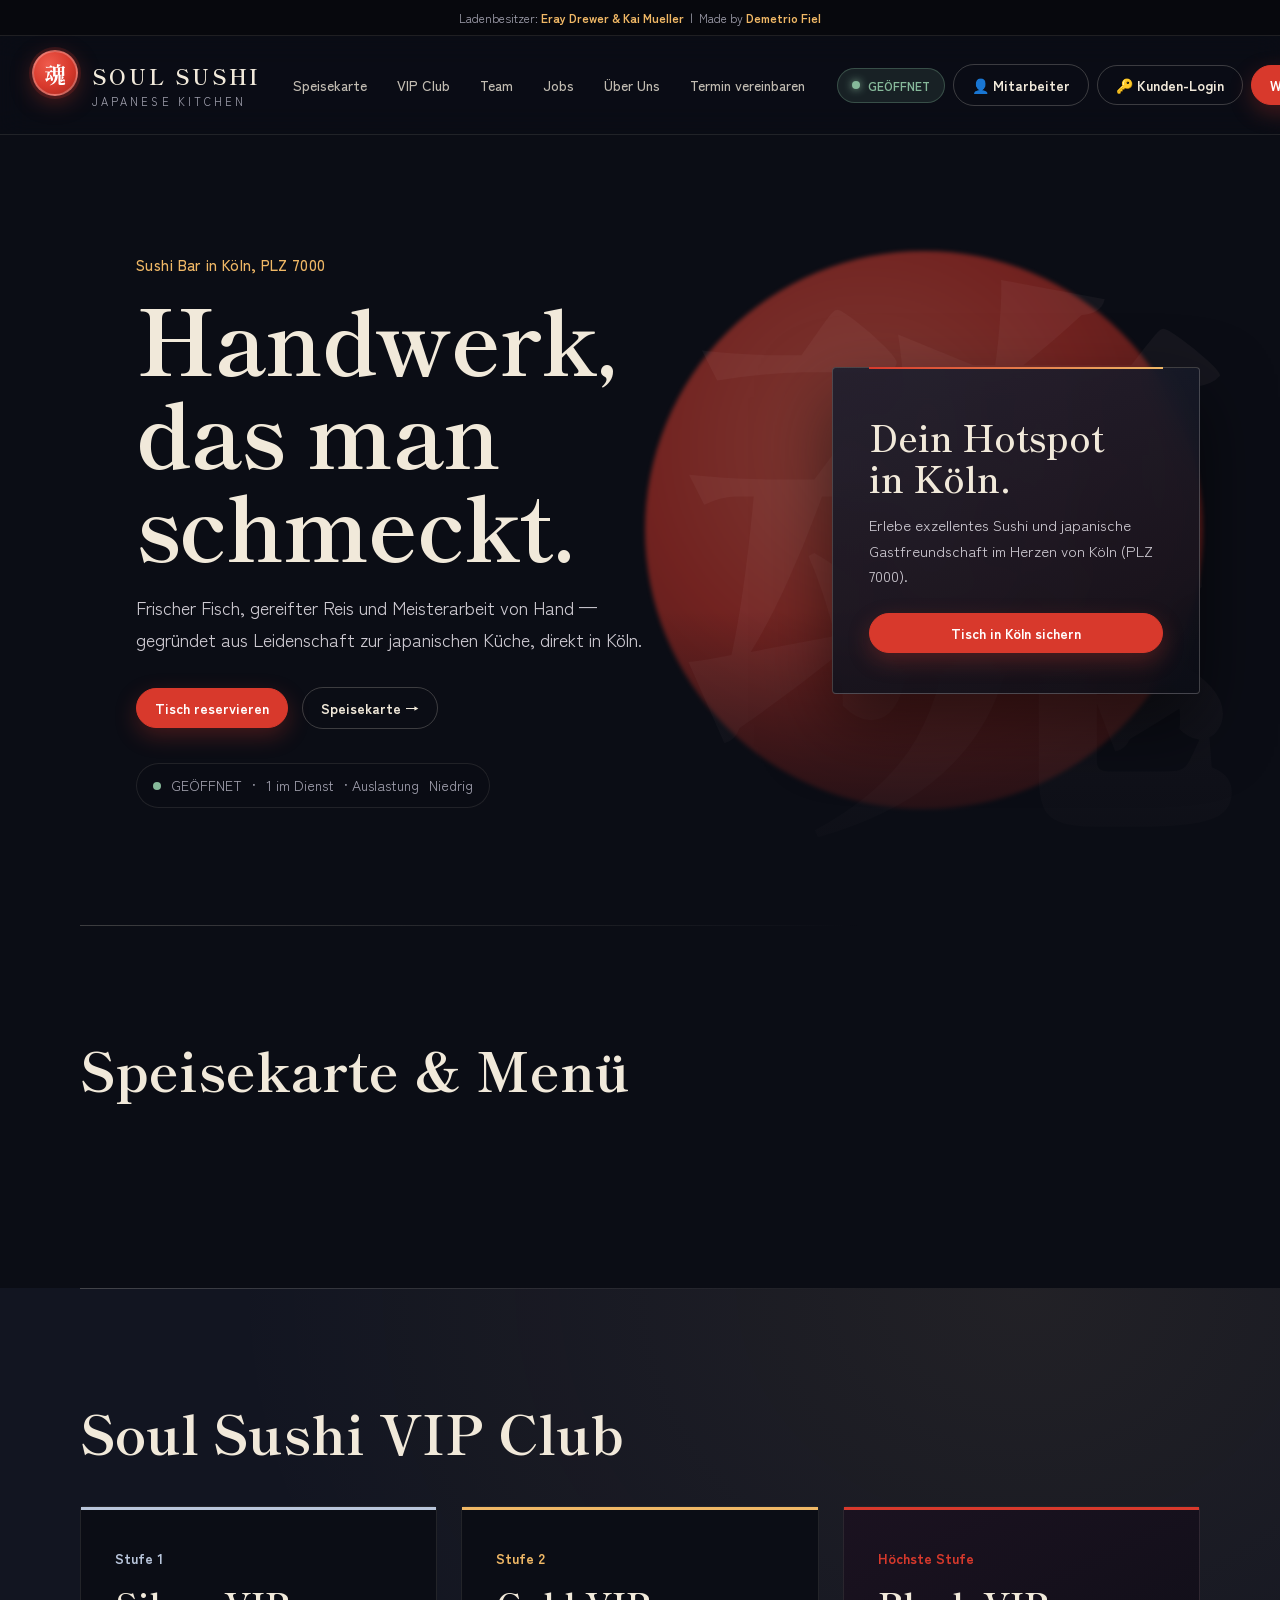
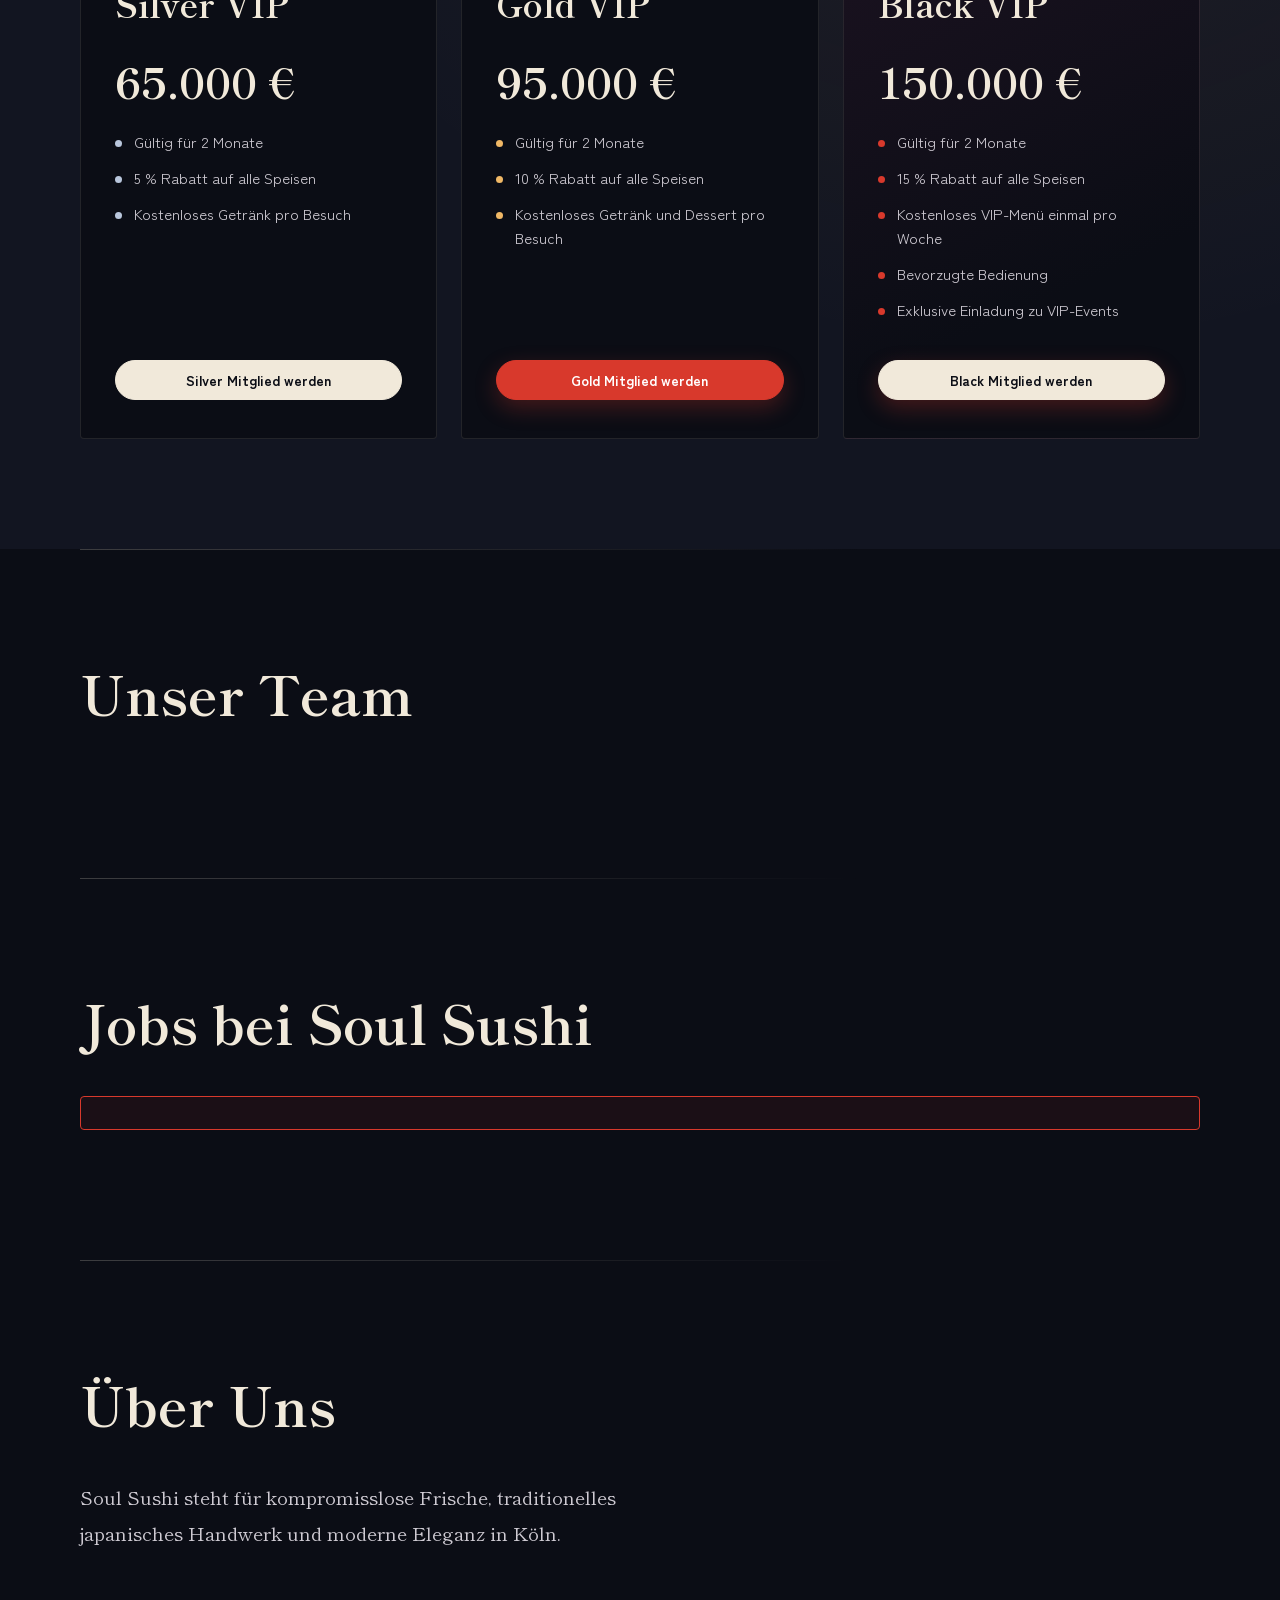
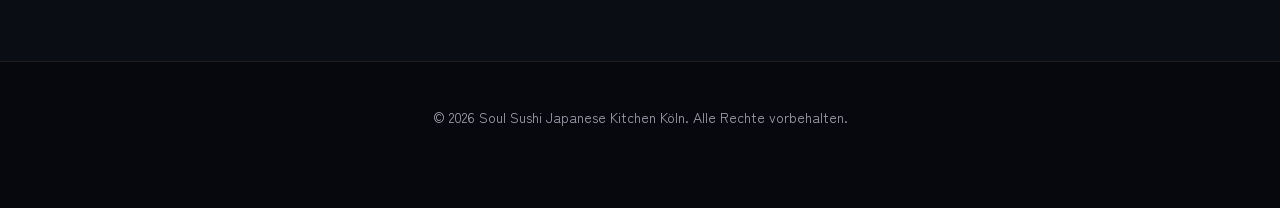
<file: index.html>
<!DOCTYPE html>
<html lang="de">
<head>
    <meta charset="UTF-8">
    <meta name="viewport" content="width=device-width, initial-scale=1.0">
    <title>SOUL SUSHI — Japanese Kitchen</title>
    <meta name="description" content="Soul Sushi Japanese Kitchen – Speisekarte, Tischreservierung, VIP Club und Jobs.">
    <meta name="theme-color" content="#07080d">
    <link rel="icon" href="data:image/svg+xml,%3Csvg xmlns=%27http://www.w3.org/2000/svg%27 viewBox=%270 0 100 100%27%3E%3Crect width=%27100%27 height=%27100%27 rx=%2722%27 fill=%27%23c82333%27/%3E%3Ctext x=%2750%27 y=%2770%27 font-size=%2765%27 text-anchor=%27middle%27 fill=%27%23f1e9da%27%3E魂%3C/text%3E%3C/svg%3E">
    <link rel="preconnect" href="https://fonts.googleapis.com">
    <link href="https://fonts.googleapis.com/css2?family=Shippori+Mincho:wght@500;600;700&family=Zen+Kaku+Gothic+New:wght@400;500;700&display=swap" rel="stylesheet">
    <link rel="stylesheet" href="style.css">
    <link rel="stylesheet" href="site.css">
</head>
<body>

    <!-- GANZ OBEN: Ladenbesitzer & Made by -->
    <div class="top-watermark-bar">
        Ladenbesitzer: <span>Eray Drewer & Kai Mueller</span> &nbsp;|&nbsp; Made by <span>Demetrio Fiel</span>
    </div>

    <header class="site-header">
        <div class="header-brand">
            <div class="emblem-badge"><span class="emblem-kanji">魂</span></div>
            <div class="brand-text">
                <h1>SOUL SUSHI</h1>
                <span>JAPANESE KITCHEN</span>
            </div>
        </div>

        <nav class="main-nav">
            <a href="#speisekarte" class="nav-link">Speisekarte</a>
            <a href="#vip" class="nav-link">VIP Club</a>
            <a href="#team" class="nav-link">Team</a>
            <a href="#jobs" class="nav-link">Jobs</a>
            <a href="#about" class="nav-link">Über Uns</a>
            <a href="#termin" class="nav-link" onclick="openAppointmentModal(event)">Termin vereinbaren</a>
        </nav>

        <div class="header-actions">
            <div id="shopStatusBadge" class="status-badge"><span class="status-dot"></span><span id="shopStatusText">GEÖFFNET</span></div>
            <a href="staff.html" class="btn-nav-outline">👤 Mitarbeiter</a>
            <button type="button" class="btn-nav-outline" onclick="openCustomerAuthModal()" id="customerNavBtn">🔑 Kunden-Login</button>
            <button type="button" class="btn-nav-outline" onclick="openReservationModal()">Tisch reservieren</button>
            <button type="button" class="btn-red" onclick="openCartModal()">Warenkorb (<span id="cartCount">0</span>)</button>
        </div>
    </header>

    <section class="hero-section">
        <div class="hero-kanji" aria-hidden="true">魂</div>
        <div id="embers" aria-hidden="true"></div>
        <div class="hero-content">
            <!-- HIER GEÄNDERT: Köln PLZ 7000 -->
            <span class="eyebrow-red">Sushi Bar in Köln, PLZ 7000</span>
            <h2 class="hero-title">Handwerk, <br>das man schmeckt.</h2>
            <p class="hero-desc">Frischer Fisch, gereifter Reis und Meisterarbeit von Hand — gegründet aus Leidenschaft zur japanischen Küche, direkt in Köln.</p>
            <div class="hero-buttons">
                <button type="button" class="btn-red" onclick="openReservationModal()">Tisch reservieren</button>
                <a href="#speisekarte" class="btn-nav-outline">Speisekarte →</a>
            </div>
            <div class="hero-status-bar"><span class="status-dot-green"></span><span id="heroStatusSpan">GEÖFFNET</span> · <span id="heroActiveStaff">1 im Dienst</span> · Auslastung <span id="heroWorkload">Niedrig</span></div>
        </div>
        <div class="hero-right-box">
            <h3>Dein Hotspot <br>in Köln.</h3>
            <p>Erlebe exzellentes Sushi und japanische Gastfreundschaft im Herzen von Köln (PLZ 7000).</p>
            <button type="button" class="btn-red full-width" onclick="openReservationModal()">Tisch in Köln sichern</button>
        </div>
    </section>

    <main>
        <section id="news" class="content-section" hidden>
            <div class="section-header">
                <h2>Neuigkeiten</h2>
            </div>
            <div id="newsGrid" class="news-grid"></div>
        </section>

        <section id="speisekarte" class="content-section">
            <div class="section-header">
                <h2>Speisekarte & Menü</h2>
            </div>
            <div id="menuTabsContainer" class="menu-tabs-row"></div>
            <div id="menuGridContainer" class="menu-grid"></div>
        </section>

        <!-- VIP CLUB BEREICH -->
        <section id="vip" class="content-section">
            <div class="section-header">
                <h2>Soul Sushi VIP Club</h2>
            </div>
            <div class="vip-grid">
                <div class="vip-card silver">
                    <div>
                        <span class="vip-tier-label">Stufe 1</span>
                        <h3>Silver VIP</h3>
                        <div class="vip-price">65.000 €</div>
                        <ul class="vip-features"><li>Gültig für 2 Monate</li><li>5 % Rabatt auf alle Speisen</li><li>Kostenloses Getränk pro Besuch</li></ul>
                    </div>
                    <button type="button" class="btn-white full-width" onclick="openVipApplyModal('Silver VIP')">Silver Mitglied werden</button>
                </div>
                <div class="vip-card gold">
                    <div>
                        <span class="vip-tier-label">Stufe 2</span>
                        <h3>Gold VIP</h3>
                        <div class="vip-price">95.000 €</div>
                        <ul class="vip-features"><li>Gültig für 2 Monate</li><li>10 % Rabatt auf alle Speisen</li><li>Kostenloses Getränk und Dessert pro Besuch</li></ul>
                    </div>
                    <button type="button" class="btn-red full-width" onclick="openVipApplyModal('Gold VIP')">Gold Mitglied werden</button>
                </div>
                <div class="vip-card black">
                    <div>
                        <span class="vip-tier-label">Höchste Stufe</span>
                        <h3>Black VIP</h3>
                        <div class="vip-price">150.000 €</div>
                        <ul class="vip-features"><li>Gültig für 2 Monate</li><li>15 % Rabatt auf alle Speisen</li><li>Kostenloses VIP-Menü einmal pro Woche</li><li>Bevorzugte Bedienung</li><li>Exklusive Einladung zu VIP-Events</li></ul>
                    </div>
                    <button type="button" class="btn-red full-width" style="background: var(--washi); color: var(--ink); border-color: var(--washi);" onclick="openVipApplyModal('Black VIP')">Black Mitglied werden</button>
                </div>
            </div>
        </section>

        <section id="team" class="content-section">
            <div class="section-header">
                <h2>Unser Team</h2>
            </div>
            <div id="teamGridContainer" class="teamlist-cards-grid"></div>
        </section>

        <section id="jobs" class="content-section">
            <div class="section-header">
                <h2>Jobs bei Soul Sushi</h2>
            </div>
            <div id="applyBanner" class="apply-banner closed"></div>
            <div id="jobsGrid" class="jobs-grid"></div>
        </section>

        <section id="about" class="content-section">
            <div class="section-header">
                <h2>Über Uns</h2>
            </div>
            <p>Soul Sushi steht für kompromisslose Frische, traditionelles japanisches Handwerk und moderne Eleganz in Köln.</p>
        </section>
    </main>

    <footer class="site-footer"><p>© 2026 Soul Sushi Japanese Kitchen Köln. Alle Rechte vorbehalten.</p></footer>

    <!-- KUNDEN LOGIN / REGISTRIERUNGS MODAL -->
    <div class="modal-backdrop" id="customerAuthModal">
        <div class="modal-box" style="max-width: 420px;">
            <h3 id="authModalTitle">Anmelden</h3>
            <div id="authErrorMsg" style="color: #c82333; font-size: 12px; margin-bottom: 10px; display: none;"></div>
            
            <form id="authForm" onsubmit="handleCustomerAuth(event)">
                <label class="field-label">BENUTZERNAME</label>
                <input type="text" id="authUsername" required placeholder="Dein Benutzername">
                
                <label class="field-label">PASSWORT</label>
                <input type="password" id="authPassword" required placeholder="••••••••">

                <div class="form-row" style="margin-top: 20px; flex-direction: column; gap: 10px;">
                    <button type="submit" class="btn-red full-width" id="authSubmitBtn">EINLOGGEN</button>
                    <button type="button" class="btn-nav-outline full-width" onclick="toggleAuthMode()" id="authSwitchBtn">Noch kein Konto? Hier registrieren</button>
                    <button type="button" class="btn-nav-outline full-width" onclick="closeCustomerAuthModal()">Abbrechen</button>
                </div>
            </form>
        </div>
    </div>

    <!-- KUNDEN PROFIL DASHBOARD MODAL -->
    <div class="modal-backdrop" id="customerProfileModal">
        <div class="modal-box" style="max-width: 480px;">
            <button type="button" class="profile-close-btn" onclick="closeCustomerAuthModal()" aria-label="Profil schließen" title="Schließen">&times;</button>
            <h3 id="profileUsernameTitle">Willkommen</h3>
            <div style="background: rgba(241,233,218,.04); padding: 20px; border-radius: 3px; margin-bottom: 20px; border: 1px solid var(--line);">
                <p style="margin: 0 0 10px 0; font-size: 14px;"><strong>Kundenstatus:</strong> <span id="profileVipBadge" style="color: var(--lantern);">Kein VIP</span></p>
                <p style="margin: 0 0 10px 0; font-size: 14px;"><strong>Stammkunden-Status:</strong> <span id="profileStammBadge">Nein</span></p>
                <p style="margin: 0 0 10px 0; font-size: 14px;"><strong>Hausverbot:</strong> <span id="profileHausverbotBadge" style="color: var(--matcha);">Nein</span></p>
                <p style="margin: 0 0 10px 0; font-size: 14px;"><strong>Dein Rabatt:</strong> <span id="profileDiscount" style="color: var(--matcha);">0 %</span></p>
                <p id="profileVipUntilRow" style="margin: 0; font-size: 14px; display:none;"><strong>VIP gültig bis:</strong> <span id="profileVipUntil"></span></p>
                <p id="profileVipNotice" style="margin: 12px 0 0; font-size: 13px; display:none; padding: 10px 12px; border-radius: 3px; border: 1px solid var(--lantern); color: var(--lantern);"></p>
            </div>
            <div style="margin-bottom: 20px;">
                <p style="margin: 0 0 10px 0; font-size: 14px;"><strong>Deine Termine</strong></p>
                <div id="profileAppointments" style="max-height: 200px; overflow-y: auto;"></div>
            </div>
            <button type="button" class="btn-red full-width" onclick="customerLogout()">ABMELDEN</button>
        </div>
    </div>

    <!-- VIP BEWERBUNGS MODAL -->
    <div class="modal-backdrop" id="vipApplyModal">
        <div class="modal-box" style="max-width: 420px;">
            <h3 id="vipApplyTitle">VIP Mitglied werden</h3>
            <p style="font-size: 13px; color: #ccc; margin-bottom: 15px;">Bitte gib deine Handynummer an, damit unsere Leitungsebene deinen Antrag bearbeiten kann.</p>
            <form onsubmit="submitVipApplication(event)">
                <input type="hidden" id="vipApplyTier">
                <label class="field-label">HANDYNUMMER</label>
                <input type="tel" id="vipApplyPhone" required placeholder="+49 176 ...">
                <div class="form-row">
                    <button type="button" class="btn-nav-outline full-width" onclick="closeVipApplyModal()">Abbrechen</button>
                    <button type="submit" class="btn-red full-width">Antrag absenden</button>
                </div>
            </form>
        </div>
    </div>

    <!-- TERMIN VEREINBAREN -->
    <div class="modal-backdrop" id="appointmentModal">
        <div class="modal-box">
            <h3>Termin anfragen</h3>
            <form onsubmit="submitAppointment(event)">
                <label class="field-label">NAME</label>
                <input type="text" id="apptName" required maxlength="60" placeholder="Dein Name">
                <label class="field-label">ANLIEGEN</label>
                <input type="text" id="apptConcern" required maxlength="400" placeholder="Worum geht es?">
                <label class="field-label">DATUM</label>
                <input type="text" id="apptDateInput" class="date-pick" readonly required placeholder="Datum im Kalender wählen" autocomplete="off">
                <label class="field-label">UHRZEIT</label>
                <input type="time" id="apptTimeInput" required>
                <label class="field-label">TELEFONNUMMER</label>
                <input type="tel" id="apptPhone" required maxlength="40" placeholder="+49 176 ...">
                <div class="form-row" style="margin-top:20px;">
                    <button type="button" class="btn-nav-outline full-width" onclick="closeAppointmentModal()">Abbrechen</button>
                    <button type="submit" class="btn-red full-width">Anfragen</button>
                </div>
            </form>
        </div>
    </div>

    <div class="modal-backdrop" id="reservationModal">
        <div class="modal-box">
            <h3>Reservierung anfragen</h3>
            <form onsubmit="submitReservation(event)">
                <label class="field-label">NAME</label>
                <input type="text" id="resName" required placeholder="Dein Name">
                <label class="field-label">PERSONENANZAHL</label>
                <input type="number" id="resGuests" min="1" max="20" value="2" required>
                <label class="field-label">DATUM</label>
                <input type="text" id="resDate" class="date-pick" readonly required placeholder="Datum im Kalender wählen" autocomplete="off">
                <label class="field-label">UHRZEIT</label>
                <input type="time" id="resTime" value="19:00" required>
                <label class="field-label">TISCH WÄHLEN (OPTIONAL)</label>
                <div id="resMap" class="fp-wrap"></div>
                <label class="field-label">TELEFONNUMMER</label>
                <input type="tel" id="resPhone" required maxlength="40" placeholder="+49 176 ...">
                <label class="field-label">BEREICH</label>
                <select id="resType">
                    <option value="Hauptraum">Hauptraum</option>
                    <option value="Sushi Bar">Sushi Bar</option>
                </select>
                <label class="field-label">ANMERKUNGEN (OPTIONAL)</label>
                <textarea id="resNotes" rows="2" maxlength="500" placeholder="Allergien, Anlass, Wünsche …"></textarea>
                <div class="form-row" style="margin-top:20px;">
                    <button type="button" class="btn-nav-outline full-width" onclick="closeReservationModal()">Abbrechen</button>
                    <button type="submit" class="btn-red full-width">Anfragen</button>
                </div>
            </form>
        </div>
    </div>

    <div class="modal-backdrop" id="cartModal">
        <div class="modal-box">
            <h3>Warenkorb</h3>
            <div id="cartItemsList" style="margin: 15px 0; max-height: 250px; overflow-y: auto;"></div>
            <div class="cart-total-row"><span>Gesamtsumme:</span><strong id="cartModalTotal">0,00 €</strong></div>
            <h4 style="margin:22px 0 4px;">Lieferdaten</h4>
            <label class="field-label">NAME</label>
            <input type="text" id="orderName" required maxlength="60" placeholder="Vor- und Nachname" autocomplete="name">
            <label class="field-label">PLZ</label>
            <input type="text" id="orderZip" required maxlength="10" inputmode="numeric" placeholder="z. B. 50667" autocomplete="postal-code">
            <label class="field-label">TELEFONNUMMER</label>
            <input type="tel" id="orderPhone" required maxlength="40" placeholder="+49 176 ..." autocomplete="tel">
            <label class="field-label">ANMERKUNGEN (OPTIONAL)</label>
            <textarea id="orderNotes" rows="2" maxlength="500" placeholder="Klingelname, Allergien, Wünsche …"></textarea>
            <div class="form-row" style="margin-top:20px;">
                <button type="button" class="btn-nav-outline full-width" onclick="closeCartModal()">Schließen</button>
                <button type="button" class="btn-red full-width" onclick="checkoutOrder()">Bestellung absenden</button>
            </div>
        </div>
    </div>

    <div id="toast" class="toast"></div>
    <div id="discordCommunityLink" style="text-align:center;padding:18px 12px;background:#07080d;color:var(--washi);">
        <a id="discordInviteAnchor" href="#" target="_blank" rel="noopener noreferrer" style="display:none;color:var(--lantern);font-weight:700;text-decoration:none;">💬 Tritt unserem Discord-Server bei</a>
    </div>
    <script src="config.js"></script>
    <script src="api.js"></script>
    <script src="floorplan.js"></script>
    <script src="app.js"></script>
    <script src="fx.js"></script>
</body>
</html>
</file>
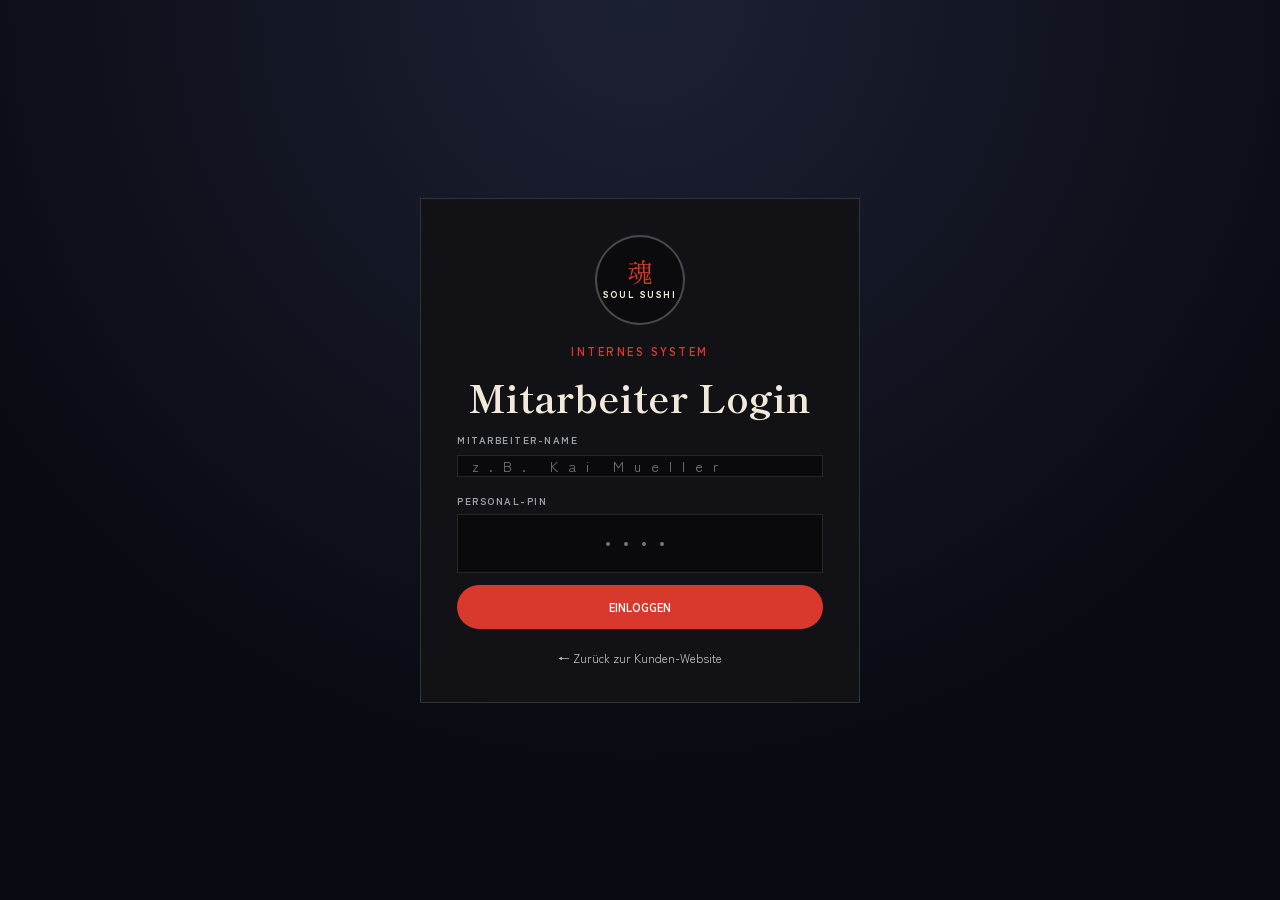
<file: staff.html>
<!DOCTYPE html>
<html lang="de">
<head>
    <meta charset="UTF-8">
    <meta name="viewport" content="width=device-width, initial-scale=1.0">
    <title>SOUL SUSHI — Mitarbeiter & Verwaltung</title>
    <meta name="robots" content="noindex, nofollow">
    <link rel="icon" href="data:image/svg+xml,%3Csvg xmlns=%27http://www.w3.org/2000/svg%27 viewBox=%270 0 100 100%27%3E%3Crect width=%27100%27 height=%27100%27 rx=%2722%27 fill=%27%23c82333%27/%3E%3Ctext x=%2750%27 y=%2770%27 font-size=%2765%27 text-anchor=%27middle%27 fill=%27%23f1e9da%27%3E魂%3C/text%3E%3C/svg%3E">
    <link rel="preconnect" href="https://fonts.googleapis.com">
    <link href="https://fonts.googleapis.com/css2?family=Shippori+Mincho:wght@500;600;700&family=Zen+Kaku+Gothic+New:wght@400;500;700&display=swap" rel="stylesheet">
    <link rel="stylesheet" href="style.css">
</head>
<body class="staff-page-body">

    <!-- LOGIN SCREEN -->
    <div id="staffLoginScreen" class="staff-login-screen">
        <div class="login-card">
            <div class="emblem-badge" style="width:90px; height:90px; margin:0 auto 18px;">
                <div class="emblem-inner"><span class="emblem-kanji" style="font-size:26px;">魂</span><span class="emblem-name" style="font-size:9px;">SOUL SUSHI</span></div>
            </div>
            <span class="eyebrow-red" style="text-align:center;">INTERNES SYSTEM</span>
            <h1 style="font-family:var(--font-serif); font-size:38px; text-align:center; margin-bottom:8px;">Mitarbeiter Login</h1>
            <label class="field-label">MITARBEITER-NAME</label>
            <input type="text" id="staffNameInput" list="staffSuggestions" placeholder="z.B. Kai Mueller" class="pin-input" style="font-size:14px; text-align:left; padding:0 14px; margin-bottom:16px;">
            <datalist id="staffSuggestions"></datalist>
            <label class="field-label">PERSONAL-PIN</label>
            <input type="password" id="staffPinInput" maxlength="4" placeholder="••••" class="pin-input">
            <button type="button" class="btn-red full-width" onclick="verifyStaffPin()">EINLOGGEN</button>
            <a href="index.html" class="back-home-link" style="margin-top:20px;">← Zurück zur Kunden-Website</a>
        </div>
    </div>

    <!-- WORKSPACE -->
    <div id="staffWorkspace" class="staff-workspace" style="display:none;">
        <header class="workspace-header">
            <div class="ws-brand">
                <span class="portal-badge">SOUL SUSHI OS</span>
                <div><h2>Mitarbeiter & Betriebsportal</h2><p id="loggedInUserInfo">Angemeldet als: —</p></div>
            </div>
            <nav class="ws-nav">
                <button type="button" class="ws-tab" id="tabBtnVip" onclick="switchWorkspaceTab('vip-readonly', this)">👑 VIP-Übersicht</button>
                <button type="button" class="ws-tab" id="tabBtnClock" onclick="switchWorkspaceTab('clock', this)">🕒 Stempeluhr</button>
                <button type="button" class="ws-tab" id="tabBtnPhotos" onclick="switchWorkspaceTab('team-photos', this)">🖼️ Team-Bilder</button>
                <button type="button" class="ws-tab" id="tabBtnDiscounts" onclick="switchWorkspaceTab('discounts', this)">🏷️ Rabattcodes</button>
                <button type="button" class="ws-tab" id="tabBtnAdmin" onclick="switchWorkspaceTab('admin', this)">🛡️ Verwaltung</button>
                <button type="button" class="ws-tab" id="tabBtnKitchen" onclick="switchWorkspaceTab('kitchen', this)">🔥 Live-Küche</button>
                <button type="button" class="ws-tab" id="tabBtnPos" onclick="switchWorkspaceTab('pos', this)">💳 Kasse</button>
                <button type="button" class="ws-tab" id="tabBtnRes" onclick="switchWorkspaceTab('res', this)">📅 Reservierungen</button>
            </nav>
            <div class="ws-actions">
                <a href="index.html" class="btn-nav-outline" style="text-decoration:none;">STARTSEITE</a>
                <button type="button" class="btn-red" onclick="logoutStaff()">ABMELDEN</button>
            </div>
        </header>

        <main class="workspace-main">
            <section id="panel-clock" class="ws-panel">
                <div class="clock-hero-box">
                    <div><span class="eyebrow-red">ZEITERFASSUNG</span><h3 id="personalClockTitle">Dein Status</h3><p id="personalClockSub" style="color:#aaa; font-size:14px;">—</p></div>
                    <div style="display:flex;gap:10px;flex-wrap:wrap;"><button type="button" class="btn-nav-outline" onclick="toggleShopOpen()">LADEN ÖFFNEN / SCHLIESSEN</button><button type="button" id="personalClockBtn" class="btn-red" onclick="toggleMyOwnClock()">EINSTEMPELN</button></div>
                </div>
                <div class="portal-kpi-row">
                    <div class="kpi-card"><small>STATUS</small><strong id="kpiShopStatus">GEÖFFNET</strong></div>
                    <div class="kpi-card"><small>IM DIENST</small><strong id="kpiActiveStaff">0 / 0</strong></div>
                    <div class="kpi-card"><small>AUSLASTUNG</small><strong id="kpiWorkload">Hoch</strong></div>
                    <div class="kpi-card"><small>BESTELLUNGEN</small><strong id="kpiOpenOrders">0</strong></div>
                </div>
                <div class="section-header-row"><h3>Alle Mitarbeiter</h3></div>
                <div id="clockStaffGrid" class="staff-grid"></div>
            </section>

            <section id="panel-vip-readonly" class="ws-panel"><div class="section-header-row"><h3>VIP-Kunden · Nur Ansicht</h3></div><p class="muted-small">Alle Mitarbeiter können die VIP-Übersicht ansehen. Änderungen sind hier nicht möglich.</p><div id="staffVipReadOnlyList" class="admin-scroll-list"></div></section>

            <section id="panel-team-photos" class="ws-panel">
                <div class="section-header-row"><h3>Team & Bilder verwalten</h3></div>
                <div class="admin-two-col">
                    <div class="admin-card">
                        <h4 id="photoFormHeading">Mitarbeiter bearbeiten</h4>
                        <input type="hidden" id="editPhotoStaffId">
                        <label class="field-label">NAME</label><input type="text" id="photoStaffName">
                        <label class="field-label">RANG</label><select id="photoStaffRole"></select>
                        <label class="field-label">BILD URL</label><input type="text" id="photoStaffUrl">
                        <button type="button" class="btn-red full-width" onclick="saveTeamPhotoChanges()">SPEICHERN</button>
                    </div>
                    <div class="admin-card"><h4>Vorschau</h4><div id="teamPhotoPreviewGrid" class="teamlist-cards-grid"></div></div>
                </div>
            </section>

            <section id="panel-discounts" class="ws-panel">
                <div class="section-header-row"><h3>Rabattcodes</h3></div>
                <input type="search" id="discountSearch" placeholder="Code oder Name suchen…" oninput="renderDiscountsView(true)" style="max-width:340px;margin:10px 0 16px;">
                <div id="discountsView"></div>
            </section>

            <!-- VERWALTUNG (INKL. KUNDEN & VIP-ANTRÄGE) -->
            <section id="panel-admin" class="ws-panel">
                <div class="admin-banner">
                    <div><span class="eyebrow-red">FÜHRUNGSEBENE</span><h3>Verwaltung & Kunden</h3></div>
                    <span class="role-pill" id="adminRoleBadge">Führungsebene</span>
                </div>

                <div class="admin-subtabs">
                    <button type="button" class="admin-subtab active" onclick="switchAdminSub('sub-customers', this)">👑 Kunden, VIP & Hausverbot</button>
                    <button type="button" class="admin-subtab" onclick="switchAdminSub('sub-vip-apps', this)">📋 VIP-Anträge</button>
                    <button type="button" class="admin-subtab" onclick="switchAdminSub('sub-appointments', this)">📅 Termine</button>
                    <button type="button" class="admin-subtab" onclick="switchAdminSub('sub-accounts', this)">👤 Mitarbeiter-Konten</button>
                    <button type="button" class="admin-subtab" onclick="switchAdminSub('sub-roles', this)">🎖️ Rollen</button>
                    <button type="button" class="admin-subtab" onclick="switchAdminSub('sub-discounts', this)">🏷️ Rabattcodes</button>
                    <button type="button" class="admin-subtab" onclick="switchAdminSub('sub-newsjobs', this)">📰 News & Jobs</button>
                    <button type="button" class="admin-subtab" onclick="switchAdminSub('sub-menu', this)">🍣 Speisekarte</button>
                    <button type="button" class="admin-subtab" onclick="switchAdminSub('sub-shop', this)">⚙️ Shop & Discord</button>
                </div>

                <!-- UNTERTAB: KUNDENVERWALTUNG -->
                <div id="sub-customers" class="admin-subpanel active">
                    <div class="admin-card">
                        <h4>Registrierte Kunden verwalten</h4>
                        <p class="muted-small">Lege hier fest, ob Kunden Stammkunde sind, welchen VIP-Status sie haben oder ob sie Hausverbot erhalten.</p>
                        <div id="adminCustomersList" class="admin-scroll-list" style="margin-top: 15px;"></div>
                    </div>
                </div>

                <!-- UNTERTAB: VIP-ANTRÄGE -->
                <div id="sub-vip-apps" class="admin-subpanel">
                    <div class="admin-card">
                        <div style="display:flex; justify-content:space-between; align-items:center; gap:10px; flex-wrap:wrap;"><h4 style="margin:0;">Eingegangene VIP-Anträge</h4><button type="button" class="btn-nav-outline" style="padding:6px 10px; font-size:11px;" onclick="deleteRejectedVipApps()">Alle abgelehnten löschen</button></div>
                        <p class="muted-small">Prüfe hier die Handynummern und entscheide, ob der Kunde angenommen, auf die Warteliste gesetzt oder abgelehnt wird.</p>
                        <div id="adminVipAppsList" class="admin-scroll-list" style="margin-top: 15px;"></div>
                    </div>
                </div>

                <!-- UNTERTAB: TERMINE -->
                <div id="sub-appointments" class="admin-subpanel">
                    <div class="admin-card">
                        <h4>Terminanfragen</h4>
                        <p class="muted-small">Termine annehmen, verschieben oder ablehnen. Der Status erscheint im Kundenkonto. „In Bearbeitung“ heißt: noch nicht bearbeitet.</p>
                        <div id="adminAppointmentsList" class="admin-scroll-list" style="margin-top: 15px;"></div>
                    </div>
                </div>

                <div id="sub-accounts" class="admin-subpanel">
                    <div class="admin-two-col">
                        <div class="admin-card">
                            <h4>Mitarbeiter anlegen</h4>
                            <label class="field-label">NAME</label><input type="text" id="newAccName">
                            <label class="field-label">RANG</label><select id="newAccRole"></select>
                            <label class="field-label">PIN</label><input type="text" id="newAccPin" maxlength="4">
                            <button type="button" class="btn-red full-width" onclick="createAccount()">+ ANLEGEN</button>
                        </div>
                        <div class="admin-card"><h4>Bestehende Konten</h4><div id="accountsManageList" class="admin-scroll-list"></div></div>
                    </div>
                </div>

                <div id="sub-roles" class="admin-subpanel">
                    <div class="admin-two-col">
                        <div class="admin-card">
                            <h4>Rolle erstellen</h4>
                            <label class="field-label">NAME</label><input type="text" id="newRoleName">
                            <label class="field-label">FARBE</label><input type="color" id="newRoleColor" value="#c82333">
                            <label style="display:flex; align-items:center; gap:10px; margin:12px 0;"><input type="checkbox" id="newRoleIsManagement"> Führungsebene</label>
                            <button type="button" class="btn-red full-width" onclick="createNewRole()">+ ERSTELLEN</button>
                        </div>
                        <div class="admin-card"><h4>Rollen</h4><div id="adminRolesList" class="admin-scroll-list"></div></div>
                    </div>
                </div>

                <div id="sub-discounts" class="admin-subpanel">
                    <div class="admin-two-col">
                        <div class="admin-card">
                            <h4 id="discountFormHeading">Code hinzufügen</h4>
                            <input type="hidden" id="editDiscountId">
                            <input type="text" id="discountCodeInput" placeholder="Code (z. B. SALE)" maxlength="30">
                            <input type="text" id="discountNameInput" placeholder="Bedeutung (z. B. 20 % Rabatt)" maxlength="120">
                            <input type="text" id="discountGroupInput" list="discountGroups" placeholder="Gruppe (z. B. Firmen)" maxlength="40">
                            <datalist id="discountGroups"><option value="Firmen"><option value="Großbestellungen"><option value="Aktionen"></datalist>
                            <button type="button" class="btn-red full-width" onclick="saveDiscount()">SPEICHERN</button>
                            <button type="button" class="btn-white full-width" style="margin-top:8px;" onclick="resetDiscountForm()">Neu / Abbrechen</button>
                        </div>
                        <div class="admin-card"><h4>Alle Codes</h4><div id="adminDiscountsList" class="admin-scroll-list"></div></div>
                    </div>
                </div>

                <div id="sub-newsjobs" class="admin-subpanel">
                    <div class="admin-card nj-card nj-status">
                        <div>
                            <h4>Bewerbungsphase</h4>
                            <p class="nj-hint">Steuert, ob Bewerbungen auf der Website möglich sind.</p>
                        </div>
                        <div class="nj-status-right">
                            <span id="applyStateText" class="nj-pill closed">Geschlossen</span>
                            <button type="button" id="applyToggleBtn" class="btn-white" onclick="toggleApplications()">Bewerbungen öffnen</button>
                        </div>
                    </div>

                    <div class="admin-two-col nj-cols">
                        <div class="nj-col">
                            <div class="admin-card nj-card nj-form" id="newsForm">
                                <div class="nj-head"><h4 id="newsFormHeading">News verfassen</h4><span class="nj-editing">Bearbeitung</span></div>
                                <input type="hidden" id="editNewsId">
                                <div class="nj-field">
                                    <label class="field-label" for="newsTitleInput">Titel</label>
                                    <input type="text" id="newsTitleInput" placeholder="Worum geht es?" maxlength="120">
                                </div>
                                <div class="nj-field">
                                    <div class="nj-label-row"><label class="field-label" for="newsTextInput">Text</label><span class="nj-count" data-for="newsTextInput"></span></div>
                                    <textarea id="newsTextInput" rows="5" placeholder="Was möchtest du mitteilen?" maxlength="1500"></textarea>
                                </div>
                                <label class="nj-switch">
                                    <input type="checkbox" id="newsPinnedInput">
                                    <span class="nj-slider"></span>
                                    <span class="nj-switch-text"><strong>Oben anpinnen</strong><small>Bleibt vor allen anderen News sichtbar</small></span>
                                </label>
                                <div class="nj-actions">
                                    <button type="button" id="newsCancelBtn" class="btn-nav-outline" style="display:none;" onclick="resetNewsForm()">Abbrechen</button>
                                    <button type="button" id="newsSaveBtn" class="btn-red" onclick="saveNews()">Veröffentlichen</button>
                                </div>
                            </div>
                            <div class="admin-card nj-card"><div class="nj-head"><h4>News</h4></div><div id="adminNewsList" class="admin-scroll-list nj-list"></div></div>
                        </div>
                        <div class="nj-col">
                            <div class="admin-card nj-card nj-form" id="jobForm">
                                <div class="nj-head"><h4 id="jobFormHeading">Stelle ausschreiben</h4><span class="nj-editing">Bearbeitung</span></div>
                                <input type="hidden" id="editJobId">
                                <div class="nj-field">
                                    <label class="field-label" for="jobTitleInput">Stellenbezeichnung</label>
                                    <input type="text" id="jobTitleInput" placeholder="z. B. Sushi-Koch" maxlength="80">
                                </div>
                                <div class="nj-field">
                                    <label class="field-label" for="jobTypeInput">Art der Anstellung</label>
                                    <input type="text" id="jobTypeInput" placeholder="z. B. Vollzeit, Aushilfe" maxlength="40">
                                </div>
                                <div class="nj-field">
                                    <div class="nj-label-row"><label class="field-label" for="jobDescInput">Aufgaben</label><span class="nj-count" data-for="jobDescInput"></span></div>
                                    <textarea id="jobDescInput" rows="4" placeholder="Was gehört zur Stelle?" maxlength="800"></textarea>
                                </div>
                                <div class="nj-field">
                                    <div class="nj-label-row"><label class="field-label" for="jobReqInput">Voraussetzungen</label><span class="nj-count" data-for="jobReqInput"></span></div>
                                    <textarea id="jobReqInput" rows="4" placeholder="Was sollten Bewerber mitbringen?" maxlength="800"></textarea>
                                </div>
                                <div class="nj-actions">
                                    <button type="button" id="jobCancelBtn" class="btn-nav-outline" style="display:none;" onclick="resetJobForm()">Abbrechen</button>
                                    <button type="button" id="jobSaveBtn" class="btn-red" onclick="saveJob()">Speichern</button>
                                </div>
                            </div>
                            <div class="admin-card nj-card"><div class="nj-head"><h4>Stellen</h4></div><div id="adminJobsList" class="admin-scroll-list nj-list"></div></div>
                        </div>
                    </div>
                </div>

                <div id="sub-menu" class="admin-subpanel">
                    <div class="admin-card" style="margin-bottom:20px;">
                        <h4 id="dishFormHeading">Gericht bearbeiten</h4>
                        <input type="hidden" id="editDishId">
                        <div class="form-row"><input type="text" id="dishNameInput" placeholder="Name"><input type="text" id="dishCatInput" placeholder="Kategorie"><input type="number" step="0.10" id="dishPriceInput" placeholder="Preis €"></div>
                        <input type="text" id="dishDescInput" placeholder="Beschreibung">
                        <button type="button" class="btn-red" onclick="saveDish()">SPEICHERN</button>
                    </div>
                    <div class="admin-card"><h4>Speisekarte</h4><div id="adminMenuManageList" class="admin-menu-grid"></div></div>
                </div>

                <div id="sub-shop" class="admin-subpanel">
                    <div class="admin-two-col">
                        <div class="admin-card">
                            <h4>Status</h4>
                            <button type="button" class="btn-white full-width" onclick="toggleShopOpen()">Status wechseln</button>
                            <select id="workloadSelect" onchange="changeWorkload(this.value)"><option value="Niedrig">Niedrig</option><option value="Mittel">Mittel</option><option value="Hoch">Hoch</option></select>
                        </div>
                        <div class="admin-card"><h4>Discord</h4>
                            <label class="field-label">WEBHOOK (intern)</label><input type="text" id="discordWebhookInput" placeholder="Discord-Webhook für Benachrichtigungen">
                            <button type="button" class="btn-red full-width" onclick="saveWebhook()">WEBHOOK SPEICHERN</button>
                            <label class="field-label" style="margin-top:14px;">EINLADUNGSLINK (öffentlich)</label><input type="url" id="discordInviteInput" placeholder="https://discord.gg/...">
                            <button type="button" class="btn-red full-width" onclick="saveDiscordInvite()">EINLADUNGSLINK SPEICHERN</button>
                        </div>
                    </div>
                </div>
            </section>

            <section id="panel-kitchen" class="ws-panel">
                <div class="section-header-row"><h3>Küche & Bestellungen</h3></div>
                <div id="kitchenOrdersGrid" class="kitchen-grid"></div>
                <div class="section-header-row" style="margin-top:28px;"><h3>Bestellungsarchiv</h3><span style="color:#999;font-size:12px;">Archivierte Bestellungen können hier endgültig gelöscht werden.</span></div>
                <div id="archivedOrdersGrid" class="kitchen-grid"></div>
            </section>
            <section id="panel-pos" class="ws-panel">
                <div class="pos-layout">
                    <div class="pos-menu" id="posMenuGrid"></div>
                    <div class="pos-ticket"><h4>Tisch-Bon</h4><input type="text" id="posTableInput" value="Tisch 4"><div id="posItemsList"></div><div class="cart-total-row"><span>Summe:</span><strong id="posTotal">0,00 €</strong></div><button type="button" class="btn-red full-width" onclick="submitPosOrder()">SENDEN</button></div>
                </div>
            </section>
            <section id="panel-res" class="ws-panel"><div class="section-header-row"><h3>Reservierungen</h3></div><div id="staffResList" style="margin-top:14px;"></div></section>
        </main>
    </div>

    <!-- MODALS -->
    <div class="modal-backdrop" id="customConfirmModal">
        <div class="modal-box" style="max-width:440px; border-top:3px solid var(--accent-red); text-align:center;">
            <h3 id="confirmModalTitle">Aktion bestätigen</h3><p id="confirmModalMessage" style="color:#bbb;line-height:1.6;margin:12px 0 22px;"></p><div class="form-row"><button type="button" class="btn-nav-outline full-width" id="confirmModalCancelBtn">Abbrechen</button><button type="button" class="btn-red full-width" id="confirmModalActionBtn">Bestätigen</button></div>
        </div>
    </div>
    <div class="modal-backdrop" id="customPinModal">
        <div class="modal-box" style="max-width:420px; border-top:3px solid var(--gold-role);">
            <h3>PIN ändern</h3><input type="text" id="newPinModalInput" maxlength="4" class="pin-input"><div class="form-row"><button type="button" class="btn-nav-outline full-width" onclick="closeCustomModal('customPinModal')">Abbrechen</button><button type="button" class="btn-white full-width" id="pinModalSaveBtn">Speichern</button></div>
        </div>
    </div>

    <!-- ZENTRALE BENACHRICHTIGUNG -->
    <div class="modal-backdrop" id="centerNotificationModal">
        <div class="modal-box" style="max-width: 520px; border-top: 4px solid var(--accent-red); text-align: center; background: #121212; padding: 40px;">
            <span class="eyebrow-red" style="font-size: 13px; letter-spacing: 3px; margin-bottom: 12px;">🚨 NEUE RESERVIERUNG EINGETROFFEN 🚨</span>
            <h3 id="centerAlertTitle" style="font-family: var(--font-serif); font-size: 36px; margin-bottom: 15px; color: #fff;">Tisch-Reservierung</h3>
            <p id="centerAlertText" style="font-size: 15px; color: #ddd; line-height: 1.8; margin-bottom: 30px; white-space: pre-line; background: rgba(255,255,255,0.03); padding: 20px; border-radius: 6px;"></p>
            <button type="button" class="btn-red full-width" style="padding: 16px; font-size: 14px;" onclick="closeCenterNotification()">VERSTANDEN & SCHLIESSEN</button>
        </div>
    </div>

    <div id="toast" class="toast"></div>
    <script src="config.js"></script>
    <script src="api.js"></script>
    <script src="floorplan.js"></script>
    <script src="staff.js"></script>
</body>
</html>
</file>
<file: style.css>
:root {
    --bg-dark: #0b0d15;
    --panel-dark: #121521;
    --panel-border: rgba(241, 233, 218, 0.12);
    --accent-red: #d8392c;
    --accent-red-hover: #e8483a;
    --text-main: #f1e9da;
    --text-muted: #a3a2b0;
    --green-live: #86b99a;
    --gold-role: #f0b866;
    --font-serif: 'Shippori Mincho', Georgia, serif;
    --font-sans: 'Zen Kaku Gothic New', system-ui, sans-serif;
}

* { box-sizing: border-box; margin: 0; padding: 0; }

body {
    background-color: var(--bg-dark);
    color: var(--text-main);
    font-family: var(--font-sans);
    overflow-x: hidden;
    min-height: 100vh;
}

/* --- NAVBAR --- */
.navbar {
    position: fixed; top: 0; left: 0; width: 100%; z-index: 50;
    display: flex; justify-content: space-between; align-items: center;
    padding: 18px 36px;
    background: linear-gradient(to bottom, rgba(0, 0, 0, 0.85), rgba(0, 0, 0, 0));
}
.nav-left, .nav-right { display: flex; align-items: center; gap: 22px; }
.brand-logo { display: flex; align-items: center; gap: 10px; text-decoration: none; color: #fff; }
.brand-icon { font-size: 24px; }
.brand-text { display: flex; flex-direction: column; }
.brand-title { font-weight: 800; font-size: 13px; letter-spacing: 2px; }
.brand-sub { font-size: 9px; letter-spacing: 3px; color: var(--text-muted); }

.nav-links { display: flex; gap: 18px; margin-left: 16px; }
.nav-links button {
    background: none; border: none; color: #e0e0e0; font-family: var(--font-sans);
    font-size: 11px; font-weight: 600; letter-spacing: 1.5px; cursor: pointer;
}
.nav-links button:hover { color: #fff; }

.nav-status-badge { display: flex; align-items: center; gap: 8px; font-size: 11px; font-weight: 700; letter-spacing: 1.5px; }
.status-dot { width: 8px; height: 8px; border-radius: 50%; background-color: var(--green-live); box-shadow: 0 0 8px var(--green-live); }
.status-dot.closed { background-color: var(--accent-red); box-shadow: 0 0 8px var(--accent-red); }

.btn-nav-outline {
    background: rgba(15, 15, 18, 0.75); border: 1px solid rgba(255, 255, 255, 0.25);
    color: #fff; padding: 9px 16px; font-size: 11px; font-weight: 600; letter-spacing: 1.5px;
    cursor: pointer; backdrop-filter: blur(6px);
}
.btn-nav-outline:hover { border-color: #fff; background: rgba(255, 255, 255, 0.1); }

.btn-nav-cart {
    background: var(--accent-red); border: none; color: #fff;
    padding: 10px 16px; font-size: 11px; font-weight: 700; letter-spacing: 1.5px; cursor: pointer;
}

/* --- SPLIT HERO --- */
.split-hero { position: relative; width: 100vw; height: 100vh; overflow: hidden; display: flex; }
.hero-left { position: absolute; inset: 0; width: 100%; height: 100%; z-index: 1; }
.hero-right { position: absolute; inset: 0; width: 100%; height: 100%; z-index: 2; clip-path: polygon(51% 0, 100% 0, 100% 100%, 61% 100%); }
.diagonal-divider { position: absolute; inset: 0; z-index: 3; pointer-events: none; }
.diagonal-divider::after {
    content: ''; position: absolute; top: -5%; left: 51%; width: 1px; height: 115%;
    background: rgba(255, 255, 255, 0.35); transform: rotate(-10.8deg); transform-origin: top left;
}
.hero-bg { position: absolute; inset: 0; background-size: cover; background-position: center; }
.left-bg { background-image: url('https://images.unsplash.com/photo-1579871494447-9811cf80d66c?auto=format&fit=crop&w=1800&q=80'); }
.right-bg { background-image: url('https://images.unsplash.com/photo-1553621042-f6e147245754?auto=format&fit=crop&w=1800&q=80'); }
.left-overlay { position: absolute; inset: 0; background: linear-gradient(90deg, rgba(8, 8, 10, 0.88) 0%, rgba(8, 8, 10, 0.55) 45%, rgba(8, 8, 10, 0.35) 100%); }
.right-overlay { position: absolute; inset: 0; background: linear-gradient(270deg, rgba(8, 8, 10, 0.92) 0%, rgba(8, 8, 10, 0.72) 45%, rgba(8, 8, 10, 0.5) 100%); }

.hero-content-left { position: relative; z-index: 4; max-width: 540px; padding: 150px 0 0 60px; }
.emblem-badge {
    width: 130px; height: 130px; border-radius: 50%; border: 2px solid rgba(255, 255, 255, 0.25);
    background: rgba(10, 10, 12, 0.8); display: flex; align-items: center; justify-content: center; margin-bottom: 24px;
}
.emblem-inner { text-align: center; display: flex; flex-direction: column; align-items: center; }
.emblem-kanji { font-family: var(--font-serif); font-size: 34px; color: var(--accent-red); line-height: 1; }
.emblem-name { font-size: 11px; font-weight: 800; letter-spacing: 2px; margin-top: 4px; }
.emblem-stars { font-size: 9px; color: var(--gold-role); margin-top: 3px; }

.eyebrow-red { color: var(--accent-red); font-size: 11px; font-weight: 700; letter-spacing: 2.5px; text-transform: uppercase; margin-bottom: 10px; display: block; }
.hero-title { font-family: var(--font-serif); font-size: 64px; font-weight: 500; line-height: 1.04; margin-bottom: 18px; }
.hero-desc { font-size: 14px; line-height: 1.65; color: #d0d3d8; margin-bottom: 28px; max-width: 440px; }
.hero-actions { display: flex; align-items: center; gap: 22px; margin-bottom: 34px; }

.btn-white { background: #ffffff; color: #0a0a0c; border: none; padding: 14px 26px; font-family: var(--font-sans); font-size: 11px; font-weight: 700; letter-spacing: 1.8px; cursor: pointer; }
.btn-red { background: var(--accent-red); color: #ffffff; border: none; padding: 14px 26px; font-family: var(--font-sans); font-size: 11px; font-weight: 700; letter-spacing: 1.8px; cursor: pointer; }
.btn-red:hover { background: var(--accent-red-hover); }
.btn-ghost-arrow { background: none; border: none; color: #ffffff; font-family: var(--font-sans); font-size: 11px; font-weight: 600; letter-spacing: 2px; cursor: pointer; display: flex; align-items: center; gap: 10px; }

.live-pill { display: inline-flex; align-items: center; gap: 10px; background: rgba(15, 15, 18, 0.85); border: 1px solid rgba(255, 255, 255, 0.15); padding: 10px 18px; font-size: 12px; }

.hero-content-right { position: absolute; right: 60px; top: 165px; z-index: 4; max-width: 440px; display: flex; flex-direction: column; align-items: flex-end; text-align: right; }
.right-align { text-align: right; justify-content: flex-end; }
.right-brand { display: flex; align-items: center; gap: 12px; margin-bottom: 24px; }
.slash-bars { color: var(--accent-red); font-size: 34px; font-weight: 800; font-style: italic; letter-spacing: -2px; }
.right-logo-main { display: block; font-size: 32px; font-weight: 800; font-style: italic; letter-spacing: 2px; line-height: 1; }
.right-logo-sub { display: block; font-size: 10px; letter-spacing: 3.5px; color: var(--text-muted); margin-top: 4px; }

.countdown-label { font-size: 10px; letter-spacing: 2px; color: var(--text-muted); margin-bottom: 10px; }
.countdown-boxes { display: flex; justify-content: flex-end; gap: 8px; margin-bottom: 16px; }
.cd-box { background: rgba(15, 15, 18, 0.85); border: 1px solid rgba(255, 255, 255, 0.18); width: 54px; padding: 8px 0; text-align: center; }
.cd-box span { display: block; font-size: 18px; font-weight: 700; }
.cd-box small { font-size: 9px; color: var(--text-muted); }

.right-stats { display: flex; justify-content: flex-end; gap: 28px; }
.right-stats small { display: block; font-size: 9px; color: var(--text-muted); }
.right-stats strong { font-family: var(--font-serif); font-size: 22px; }

.scroll-hint { position: absolute; bottom: 22px; left: 50%; transform: translateX(-50%); z-index: 10; }
.mouse-icon { width: 22px; height: 36px; border: 1.5px solid rgba(255, 255, 255, 0.45); border-radius: 12px; display: flex; justify-content: center; padding-top: 6px; }
.mouse-icon span { width: 2px; height: 7px; background: #fff; border-radius: 2px; }

/* --- MODALS --- */
.modal-backdrop { position: fixed; inset: 0; background: rgba(0, 0, 0, 0.82); backdrop-filter: blur(8px); z-index: 100; display: none; align-items: center; justify-content: center; padding: 20px; }
.modal-backdrop.open { display: flex; }
.modal-box { background: var(--panel-dark); border: 1px solid var(--panel-border); width: 100%; max-width: 560px; max-height: 88vh; overflow-y: auto; padding: 28px; }
.modal-large { max-width: 920px; }
.modal-header { display: flex; justify-content: space-between; align-items: flex-start; border-bottom: 1px solid var(--panel-border); padding-bottom: 16px; margin-bottom: 20px; }
.modal-header h3 { font-family: var(--font-serif); font-size: 32px; font-weight: 500; }
.close-btn { background: none; border: 1px solid var(--panel-border); color: #fff; width: 34px; height: 34px; cursor: pointer; }

.category-tabs { display: flex; gap: 10px; margin-bottom: 20px; flex-wrap: wrap; }
.cat-tab { background: rgba(255, 255, 255, 0.05); border: 1px solid var(--panel-border); color: #ccc; padding: 8px 16px; font-size: 11px; font-weight: 600; cursor: pointer; }
.cat-tab.active { background: var(--accent-red); border-color: var(--accent-red); color: #fff; }
.menu-grid { display: grid; grid-template-columns: repeat(auto-fill, minmax(250px, 1fr)); gap: 16px; }
.menu-card { background: rgba(255, 255, 255, 0.03); border: 1px solid var(--panel-border); padding: 18px; display: flex; flex-direction: column; justify-content: space-between; }
.menu-card h4 { font-size: 16px; margin-bottom: 6px; }
.menu-card p { font-size: 12px; color: var(--text-muted); line-height: 1.5; margin-bottom: 14px; }
.menu-card-bottom { display: flex; justify-content: space-between; align-items: center; }

input, select { width: 100%; background: #0a0a0c; border: 1px solid var(--panel-border); color: #fff; padding: 11px 14px; font-family: var(--font-sans); font-size: 13px; margin-bottom: 12px; }
.form-row { display: flex; gap: 12px; }
.full-width { width: 100%; }
.pin-input { text-align: center; font-size: 24px; letter-spacing: 10px; }

.cart-item { display: flex; justify-content: space-between; align-items: center; padding: 12px 0; border-bottom: 1px solid var(--panel-border); }
.cart-total-row { display: flex; justify-content: space-between; font-size: 18px; margin: 16px 0; }

/* =========================================================
   MITARBEITERPORTAL (staff.html) & TEAMLISTE
   ========================================================= */
.staff-page-body { background: #090b12; min-height: 100vh; }
.staff-login-screen { min-height: 100vh; display: flex; align-items: center; justify-content: center; padding: 24px; background: radial-gradient(circle at 50% 0%, #1c2033 0%, #090b12 70%); }
.login-card { background: #111116; border: 1px solid rgba(255, 255, 255, 0.14); width: 100%; max-width: 440px; padding: 36px; }
.field-label { display: block; font-size: 10px; font-weight: 700; letter-spacing: 1.5px; color: #9ea3ab; margin-bottom: 6px; text-transform: uppercase; }
.demo-pins-box { margin-top: 18px; padding: 12px; background: rgba(255, 255, 255, 0.03); border: 1px solid rgba(255, 255, 255, 0.08); font-size: 11px; line-height: 1.6; color: #aaa; text-align: center; }
.back-home-link { display: block; text-align: center; margin-top: 18px; font-size: 12px; color: #fff; text-decoration: none; opacity: 0.75; }

.staff-workspace { min-height: 100vh; display: flex; flex-direction: column; }
.workspace-header {
    display: flex; justify-content: space-between; align-items: center;
    padding: 18px 36px; background: #101015; border-bottom: 1px solid rgba(255, 255, 255, 0.12);
    gap: 16px; flex-wrap: wrap;
}
.portal-badge { background: var(--accent-red); color: #fff; font-size: 10px; font-weight: 800; letter-spacing: 2px; padding: 6px 10px; }
.ws-brand { display: flex; align-items: center; gap: 14px; }
.ws-brand h2 { font-family: var(--font-serif); font-size: 26px; font-weight: 500; }
.ws-brand p { font-size: 12px; color: #aaa; }

.ws-nav { display: flex; gap: 8px; flex-wrap: wrap; }
.ws-tab { background: rgba(255, 255, 255, 0.05); border: 1px solid rgba(255, 255, 255, 0.12); color: #ccc; padding: 10px 16px; font-size: 12px; font-weight: 600; cursor: pointer; }
.ws-tab.active { background: #ffffff; color: #0a0a0c; border-color: #ffffff; }
.ws-actions { display: flex; gap: 10px; align-items: center; }

.workspace-main { flex: 1; max-width: 1500px; width: 100%; margin: 0 auto; padding: 32px 36px; }

/* WICHTIG: Nur der aktive Reiter wird angezeigt! */
.ws-panel { display: none; }
.ws-panel.active { display: block; }

.clock-hero-box { display: flex; justify-content: space-between; align-items: center; background: linear-gradient(90deg, #16161d, #101014); border: 1px solid rgba(255, 255, 255, 0.14); padding: 26px 32px; margin-bottom: 24px; flex-wrap: wrap; gap: 16px; }
.clock-hero-box h3 { font-family: var(--font-serif); font-size: 32px; font-weight: 500; }

.portal-kpi-row { display: grid; grid-template-columns: repeat(4, 1fr); gap: 18px; margin-bottom: 32px; }
.kpi-card { background: #121217; border: 1px solid var(--panel-border); padding: 20px; }
.kpi-card small { display: block; font-size: 10px; letter-spacing: 1.8px; color: var(--text-muted); margin-bottom: 8px; }
.kpi-card strong { font-family: var(--font-serif); font-size: 30px; }

.section-header-row { margin-bottom: 18px; border-bottom: 1px solid var(--panel-border); padding-bottom: 12px; }
.section-header-row h3 { font-family: var(--font-serif); font-size: 30px; font-weight: 500; }

.staff-grid { display: grid; grid-template-columns: repeat(auto-fill, minmax(320px, 1fr)); gap: 16px; }
.staff-card { background: #111115; border: 1px solid var(--panel-border); padding: 18px; display: flex; justify-content: space-between; align-items: center; }

/* TEAMLISTE MIT BILDERN (FÜR STARTSEITE & VORSCHAU) */
.teamlist-cards-grid { display: grid; grid-template-columns: repeat(auto-fill, minmax(220px, 1fr)); gap: 20px; }
.team-member-card { background: #111116; border: 1px solid rgba(255, 255, 255, 0.12); overflow: hidden; display: flex; flex-direction: column; }
.team-avatar-wrap { position: relative; width: 100%; height: 220px; background: #1a1a22; }
.team-avatar-wrap img { width: 100%; height: 100%; object-fit: cover; }
.team-duty-pill { position: absolute; top: 10px; right: 10px; background: rgba(10, 10, 12, 0.85); border: 1px solid rgba(255, 255, 255, 0.2); padding: 4px 9px; font-size: 10px; font-weight: 700; }
.team-member-info { padding: 16px; }
.team-role-tag { display: inline-block; font-size: 10px; font-weight: 800; letter-spacing: 1.5px; text-transform: uppercase; padding: 4px 10px; margin-bottom: 8px; color: #fff; }
.team-member-info h4 { font-family: var(--font-serif); font-size: 24px; font-weight: 600; }

/* VERWALTUNG */
.admin-banner { display: flex; justify-content: space-between; align-items: center; background: linear-gradient(90deg, rgba(200, 35, 51, 0.18), rgba(18, 18, 22, 0.9)); border: 1px solid rgba(200, 35, 51, 0.45); padding: 20px 24px; margin-bottom: 24px; }
.admin-banner h3 { font-family: var(--font-serif); font-size: 28px; font-weight: 500; }
.role-pill { background: var(--gold-role); color: #000; font-size: 11px; font-weight: 800; letter-spacing: 1.5px; padding: 6px 14px; text-transform: uppercase; }

.admin-subtabs { display: flex; gap: 10px; margin-bottom: 22px; flex-wrap: wrap; }
.admin-subtab { background: #121217; border: 1px solid rgba(255, 255, 255, 0.15); color: #ccc; padding: 11px 18px; font-size: 12px; font-weight: 600; cursor: pointer; }
.admin-subtab.active { background: var(--accent-red); border-color: var(--accent-red); color: #fff; }

.admin-subpanel { display: none; }
.admin-subpanel.active { display: block; }

.admin-two-col { display: grid; grid-template-columns: 1fr 1.2fr; gap: 22px; }
.admin-card { background: #111115; border: 1px solid var(--panel-border); padding: 22px; }
.admin-card h4 { font-size: 16px; margin-bottom: 6px; }
.muted-small { font-size: 12px; color: var(--text-muted); margin-bottom: 16px; }
.admin-scroll-list { margin-top: 14px; overflow-y: auto; display: flex; flex-direction: column; gap: 8px; }
.admin-menu-grid { margin-top: 16px; display: grid; grid-template-columns: repeat(auto-fill, minmax(280px, 1fr)); gap: 10px; }

.list-item-card { background: #0a0a0c; border: 1px solid var(--panel-border); padding: 14px; display: flex; justify-content: space-between; align-items: center; gap: 12px; }

.kitchen-grid { display: grid; grid-template-columns: repeat(auto-fill, minmax(300px, 1fr)); gap: 16px; }
.order-ticket { background: #111115; border: 1px solid var(--panel-border); border-top: 3px solid var(--accent-red); padding: 18px; }
.order-ticket.done { border-top-color: var(--green-live); opacity: 0.7; }

.pos-layout { display: grid; grid-template-columns: 1.6fr 1fr; gap: 24px; }
.pos-menu { display: grid; grid-template-columns: repeat(auto-fill, minmax(190px, 1fr)); gap: 12px; }
.pos-btn { background: #111115; border: 1px solid var(--panel-border); color: #fff; padding: 14px; text-align: left; cursor: pointer; }
.pos-ticket { background: #111115; border: 1px solid var(--panel-border); padding: 20px; }

.two-col { display: grid; grid-template-columns: 1fr 1fr; gap: 24px; }
.toast { position: fixed; bottom: 28px; right: 28px; background: var(--accent-red); color: #fff; padding: 14px 22px; font-size: 13px; font-weight: 600; z-index: 200; display: none; }

@media (max-width: 980px) {
    .nav-links { display: none; }
    .split-hero { flex-direction: column; height: auto; }
    .hero-left, .hero-right { position: relative; clip-path: none; padding: 120px 24px 60px; }
    .hero-content-left, .hero-content-right { position: static; padding: 0; align-items: flex-start; text-align: left; }
    .right-align, .countdown-boxes, .right-stats { text-align: left; justify-content: flex-start; }
    .diagonal-divider { display: none; }
    .portal-kpi-row, .admin-two-col, .pos-layout, .two-col { grid-template-columns: 1fr; }
}
/* Schließen-Schaltfläche im Kundenprofil */
.profile-close-btn {
    position: absolute;
    top: 10px;
    right: 12px;
    width: 36px;
    height: 36px;
    display: inline-flex;
    align-items: center;
    justify-content: center;
    border: 1px solid rgba(255,255,255,0.18);
    border-radius: 50%;
    background: rgba(255,255,255,0.06);
    color: #fff;
    font-size: 27px;
    line-height: 1;
    cursor: pointer;
    transition: background .2s ease, border-color .2s ease;
}
.profile-close-btn:hover {
    background: rgba(200,35,51,0.22);
    border-color: var(--accent-red);
}


/* Mitarbeiterportal: weichere Bedienelemente, gleiche Farbwelt */
.ws-tab, .admin-subtab, .btn-red, .btn-white, .btn-nav-outline { border-radius: 999px; transition: transform .25s cubic-bezier(.2,.7,.2,1), background .25s, border-color .25s, box-shadow .25s; letter-spacing: 0; }
.ws-tab:hover, .admin-subtab:hover, .btn-nav-outline:hover { border-color: #f0b866; }
.btn-red:hover, .btn-white:hover { transform: translateY(-1px); }
.kpi-card, .admin-card, .staff-card, .list-item-card, .order-ticket, .pos-ticket, .pos-btn { border-radius: 4px; transition: border-color .3s, transform .35s cubic-bezier(.2,.7,.2,1); }
.kpi-card:hover, .staff-card:hover, .pos-btn:hover { border-color: rgba(241,233,218,.28); transform: translateY(-2px); }
.modal-box { animation: pop .4s cubic-bezier(.2,.7,.2,1) both; }
@keyframes pop { from { opacity: 0; transform: translateY(16px) scale(.98); } }
:focus-visible { outline: 2px solid #f0b866; outline-offset: 3px; }
@media (prefers-reduced-motion: reduce) { *, *::before, *::after { animation: none !important; transition: none !important; } }

/* ============================================================
   Formulare in der Verwaltung (Textfelder, Fokus)
   ============================================================ */
.admin-card textarea {
    width: 100%; background: #0a0a0c; border: 1px solid var(--panel-border); color: #fff;
    padding: 11px 14px; font-family: var(--font-sans); font-size: 13px; line-height: 1.55;
    margin-bottom: 0; resize: vertical; min-height: 96px; border-radius: 10px;
}
.admin-card input, .admin-card select { border-radius: 10px; margin-bottom: 0; }
.admin-card input:focus, .admin-card select:focus, .admin-card textarea:focus {
    outline: none; border-color: var(--gold-role); box-shadow: 0 0 0 3px rgba(240, 184, 102, .14);
}
.admin-card input[type="checkbox"] { width: auto; margin: 0; }

/* ============================================================
   News & Jobs
   ============================================================ */
.nj-card { border-radius: 14px; margin-bottom: 20px; }
.nj-status { display: flex; align-items: center; justify-content: space-between; gap: 16px; flex-wrap: wrap; }
.nj-hint { color: var(--text-muted); font-size: 13px; margin-top: 4px; }
.nj-status-right { display: flex; align-items: center; gap: 12px; flex-wrap: wrap; }
.nj-pill { padding: 5px 12px; border-radius: 999px; font-size: 12px; font-weight: 700; border: 1px solid transparent; }
.nj-pill.open { color: var(--green-live); background: rgba(134, 185, 154, .12); border-color: rgba(134, 185, 154, .35); }
.nj-pill.closed { color: #e8a79f; background: rgba(216, 57, 44, .12); border-color: rgba(216, 57, 44, .35); }
.nj-status .btn-white { padding: 10px 18px; }

.nj-cols { grid-template-columns: 1fr 1fr; align-items: start; }
.nj-col { min-width: 0; }
.nj-head { display: flex; align-items: center; justify-content: space-between; gap: 10px; margin-bottom: 16px; }
.nj-head h4 { margin: 0; }
.nj-editing { display: none; font-size: 11px; font-weight: 700; color: var(--gold-role); background: rgba(240, 184, 102, .12); border: 1px solid rgba(240, 184, 102, .35); padding: 3px 10px; border-radius: 999px; }
.nj-form.is-editing { border-color: rgba(240, 184, 102, .5); }
.nj-form.is-editing .nj-editing { display: inline-block; }

.nj-field { margin-bottom: 16px; }
.nj-field .field-label { margin-bottom: 7px; }
.nj-label-row { display: flex; justify-content: space-between; align-items: baseline; margin-bottom: 7px; }
.nj-label-row .field-label { margin-bottom: 0; }
.nj-count { font-size: 11px; color: var(--text-muted); font-variant-numeric: tabular-nums; }

.nj-switch { display: flex; align-items: center; gap: 12px; cursor: pointer; margin: 4px 0 20px; padding: 12px 14px; border: 1px solid var(--panel-border); border-radius: 10px; background: #0a0a0c; }
.nj-switch input { position: absolute; opacity: 0; width: 0; height: 0; }
.nj-slider { position: relative; flex: 0 0 40px; height: 22px; border-radius: 999px; background: #2a2a33; transition: background .2s; }
.nj-slider::after { content: ''; position: absolute; top: 3px; left: 3px; width: 16px; height: 16px; border-radius: 50%; background: #fff; transition: transform .2s; }
.nj-switch input:checked + .nj-slider { background: var(--accent-red); }
.nj-switch input:checked + .nj-slider::after { transform: translateX(18px); }
.nj-switch input:focus-visible + .nj-slider { box-shadow: 0 0 0 3px rgba(240, 184, 102, .35); }
.nj-switch-text { display: flex; flex-direction: column; gap: 2px; font-size: 13px; }
.nj-switch-text small { color: var(--text-muted); font-size: 12px; }

.nj-actions { display: flex; gap: 10px; justify-content: flex-end; }
.nj-actions .btn-red { flex: 1; padding: 13px 22px; }
.nj-actions .btn-nav-outline { padding: 13px 20px; color: var(--text-main); background: transparent; border: 1px solid rgba(241, 233, 218, .22); cursor: pointer; }

.nj-list { margin-top: 0; max-height: 420px; }
.nj-item { display: flex; align-items: flex-start; justify-content: space-between; gap: 12px; padding: 14px; background: #0a0a0c; border: 1px solid var(--panel-border); border-radius: 12px; }
.nj-item-main { min-width: 0; flex: 1; }
.nj-item-title { display: flex; align-items: center; flex-wrap: wrap; gap: 8px; }
.nj-item-text { margin-top: 6px; font-size: 13px; line-height: 1.5; color: var(--text-muted); display: -webkit-box; -webkit-line-clamp: 2; -webkit-box-orient: vertical; overflow: hidden; overflow-wrap: anywhere; }
.nj-badge { font-size: 11px; font-weight: 700; padding: 2px 9px; border-radius: 999px; color: var(--text-muted); border: 1px solid var(--panel-border); }
.nj-badge.pin { color: var(--gold-role); border-color: rgba(240, 184, 102, .4); background: rgba(240, 184, 102, .1); }
.nj-item-actions { display: flex; gap: 6px; flex: none; }
.nj-icon { width: 34px; height: 34px; border-radius: 50%; border: 1px solid var(--panel-border); background: transparent; color: #fff; cursor: pointer; font-size: 14px; transition: border-color .2s, background .2s; }
.nj-icon:hover { border-color: var(--gold-role); background: rgba(240, 184, 102, .08); }
.nj-icon.danger:hover { border-color: var(--accent-red); background: rgba(216, 57, 44, .12); }
.nj-empty { color: var(--text-muted); font-size: 14px; padding: 6px 0; }

/* ============================================================
   Reservierungen: ein gemeinsamer Raumplan
   ============================================================ */
.rs-board { display: grid; grid-template-columns: minmax(0, 1.1fr) minmax(260px, .9fr); gap: 22px; padding: 20px; background: #111115; border: 1px solid var(--panel-border); border-radius: 14px; }
.rs-map { display: flex; align-items: center; justify-content: center; background: #171310; border: 1px solid #49352d; border-radius: 12px; padding: 14px; min-width: 0; }
.rs-side { display: flex; flex-direction: column; gap: 16px; min-width: 0; }
.rs-side select { margin-bottom: 0; border-radius: 10px; }
.rs-stats { display: grid; grid-template-columns: 1fr 1fr; gap: 10px; }
.rs-stats div { background: #0a0a0c; border: 1px solid var(--panel-border); border-radius: 10px; padding: 12px; display: flex; flex-direction: column; gap: 2px; }
.rs-stats strong { font-family: var(--font-serif); font-size: 26px; line-height: 1; }
.rs-stats span { font-size: 12px; color: var(--text-muted); }
.rs-occ-list { display: flex; flex-direction: column; gap: 6px; max-height: 210px; overflow-y: auto; }
.rs-occ { display: flex; justify-content: space-between; align-items: center; gap: 10px; text-align: left; background: #0a0a0c; border: 1px solid var(--panel-border); border-radius: 10px; padding: 9px 12px; color: var(--text-main); cursor: pointer; font-family: var(--font-sans); font-size: 13px; transition: border-color .2s, background .2s; }
.rs-occ b { color: #ff8f84; white-space: nowrap; }
.rs-occ span { color: var(--text-muted); font-size: 12px; text-align: right; }
.rs-occ:hover, .rs-occ.active { border-color: var(--gold-role); background: rgba(240, 184, 102, .08); }
.rs-muted { color: var(--text-muted); font-size: 12px; line-height: 1.5; }
.rs-legend { display: flex; gap: 14px; flex-wrap: wrap; font-size: 12px; color: var(--text-muted); margin-top: auto; }
.rs-legend i { display: inline-block; width: 10px; height: 10px; border-radius: 50%; margin-right: 6px; vertical-align: -1px; border: 1px solid #98877b; background: #3b2f28; }
.rs-legend i.red { background: #d8392c; border-color: #ffd2cc; }
.rs-legend i.gold { background: #f0b866; border-color: #fff; }

.rs-list { display: flex; flex-direction: column; gap: 12px; margin-top: 16px; }
.rs-card { display: flex; justify-content: space-between; align-items: flex-start; gap: 14px; flex-wrap: wrap; padding: 16px 18px; background: #111115; border: 1px solid var(--panel-border); border-radius: 14px; transition: border-color .2s; }
.rs-card.active { border-color: var(--gold-role); }
.rs-card-main { min-width: 220px; flex: 1; }
.rs-card-main > strong { font-size: 16px; }
.rs-details { margin-top: 8px; font-size: 13px; line-height: 1.8; color: #ddd; }
.rs-details b { font-weight: 700; color: var(--text-main); }
.rs-warn { color: #ffbd75; }
.rs-card-actions { display: flex; align-items: center; gap: 10px; flex-wrap: wrap; }
.rs-status { color: var(--green-live); font-size: 12px; }
.rs-card-actions .btn-red, .rs-card-actions .btn-nav-outline { padding: 8px 14px; font-size: 12px; cursor: pointer; }
.rs-card-actions .btn-nav-outline { color: var(--text-main); background: transparent; border: 1px solid rgba(241, 233, 218, .22); }
.rs-empty { color: #888; }
@media (max-width: 900px) { .rs-board, .nj-cols { grid-template-columns: 1fr; } }

/* ---------- Mengenwahl (+ / −) ---------- */
.dish-actions { display: flex; align-items: center; gap: 12px; margin-top: 18px; flex-wrap: wrap; }
.dish-actions .btn-red { flex: 1; min-width: 150px; }
.qty-stepper { display: inline-flex; align-items: center; gap: 4px; border: 1px solid rgba(255,255,255,.25); border-radius: 999px; padding: 3px; background: rgba(255,255,255,.03); }
.qty-btn { width: 30px; height: 30px; border-radius: 50%; border: none; background: rgba(241,233,218,.08); color: var(--washi, #fff); font-size: 18px; line-height: 1; cursor: pointer; transition: background .2s; }
.qty-btn:hover { background: var(--lacquer, #c82333); color: #fff; }
.qty-val { min-width: 26px; text-align: center; font-weight: 700; font-size: 14px; }
</file>
<file: site.css>
/* Soul Sushi – Izakaya bei Nacht
   Indigo-Tinte, Lackrot, Laternengold, Washi-Weiß. */
:root {
  --ink: #0b0d15;
  --ink-2: #121521;
  --ink-3: #1a1e2e;
  --line: rgba(241, 233, 218, 0.10);
  --line-strong: rgba(241, 233, 218, 0.22);
  --washi: #f1e9da;
  --mist: #a3a2b0;
  --lacquer: #d8392c;
  --lacquer-deep: #a8271d;
  --lantern: #f0b866;
  --matcha: #86b99a;
  --font-display: 'Shippori Mincho', 'Cormorant Garamond', Georgia, serif;
  --font-body: 'Zen Kaku Gothic New', 'Montserrat', system-ui, sans-serif;
  --ease: cubic-bezier(.2, .7, .2, 1);
}
html { scroll-behavior: smooth; scroll-padding-top: 90px; }
body {
  background: var(--ink); color: var(--washi); font-family: var(--font-body);
  margin: 0; overflow-x: hidden; line-height: 1.6; -webkit-font-smoothing: antialiased;
}
::selection { background: var(--lacquer); color: #fff; }
:focus-visible { outline: 2px solid var(--lantern); outline-offset: 3px; }

/* ---------- Kopfzeile ---------- */
.top-watermark-bar { background: #07080d; color: var(--mist); font-size: 12px; text-align: center; padding: 8px 12px; border-bottom: 1px solid var(--line); }
.top-watermark-bar span { color: var(--lantern); font-weight: 700; }

.site-header {
  display: flex; justify-content: space-between; align-items: center; gap: 20px;
  padding: 14px 32px; position: sticky; top: 0; z-index: 1000;
  background: rgba(11, 13, 21, .72); backdrop-filter: blur(14px) saturate(1.2);
  border-bottom: 1px solid var(--line); transition: padding .35s var(--ease), background .35s;
}
.site-header.scrolled { padding-top: 8px; padding-bottom: 8px; background: rgba(11, 13, 21, .92); }
.header-brand { display: flex; align-items: center; gap: 14px; }
.emblem-badge {
  width: 46px; height: 46px; border-radius: 50%; display: grid; place-items: center;
  background: radial-gradient(circle at 35% 30%, #ef5b4c, var(--lacquer) 55%, var(--lacquer-deep));
  box-shadow: 0 0 0 3px rgba(216, 57, 44, .18), 0 6px 22px rgba(216, 57, 44, .35);
  transition: transform .6s var(--ease);
}
.header-brand:hover .emblem-badge { transform: rotate(-8deg) scale(1.06); }
.emblem-kanji { font-family: var(--font-display); color: #fff; font-size: 22px; font-weight: 700; }
.brand-text { white-space: nowrap; }
.brand-text h1 { font-family: var(--font-display); font-size: 21px; margin: 0; font-weight: 700; letter-spacing: .14em; }
.brand-text span { font-size: 11px; color: var(--mist); letter-spacing: .28em; }

.main-nav { display: flex; gap: 6px; }
.main-nav a {
  color: var(--washi); text-decoration: none; font-size: 14px; font-weight: 500; padding: 8px 12px; white-space: nowrap;
  position: relative; opacity: .8; transition: opacity .25s;
}
.main-nav a::after {
  content: ''; position: absolute; left: 14px; right: 14px; bottom: 3px; height: 1px;
  background: var(--lantern); transform: scaleX(0); transform-origin: left; transition: transform .4s var(--ease);
}
.main-nav a:hover { opacity: 1; }
.main-nav a:hover::after { transform: scaleX(1); }

.header-actions { display: flex; align-items: center; gap: 8px; justify-content: flex-end; }
.status-badge {
  display: flex; align-items: center; gap: 8px; font-size: 12px; font-weight: 700;
  padding: 7px 14px; border-radius: 999px; background: rgba(134, 185, 154, .12); color: var(--matcha);
  border: 1px solid rgba(134, 185, 154, .3);
}
.status-badge.closed { background: rgba(216, 57, 44, .12); color: #f08a80; border-color: rgba(216, 57, 44, .35); }
.status-dot { width: 8px; height: 8px; border-radius: 50%; background: var(--matcha); animation: pulse 2.4s ease-in-out infinite; }
.status-badge.closed .status-dot { background: var(--lacquer); animation: none; }
@keyframes pulse { 0%,100% { box-shadow: 0 0 0 0 rgba(134,185,154,.55); } 50% { box-shadow: 0 0 0 7px rgba(134,185,154,0); } }

.btn-nav-outline, .btn-red, .btn-white {
  font-family: var(--font-body); font-size: 14px; font-weight: 700; padding: 9px 18px; border-radius: 999px;
  letter-spacing: 0; text-transform: none; white-space: nowrap; backdrop-filter: none;
  cursor: pointer; text-decoration: none; display: inline-flex; align-items: center; gap: 8px;
  transition: transform .25s var(--ease), background .25s, border-color .25s, box-shadow .25s, color .25s;
}
.btn-nav-outline { background: transparent; border: 1px solid var(--line-strong); color: var(--washi); }
.btn-nav-outline:hover { border-color: var(--lantern); color: var(--lantern); transform: translateY(-1px); }
.btn-nav-outline.active { background: var(--lacquer); border-color: var(--lacquer); color: #fff; }
.btn-red { background: var(--lacquer); border: 1px solid var(--lacquer); color: #fff; box-shadow: 0 8px 22px rgba(216, 57, 44, .28); }
.btn-red:hover { background: #e8483a; transform: translateY(-2px); box-shadow: 0 12px 28px rgba(216, 57, 44, .42); }
.btn-red:active, .btn-white:active { transform: translateY(0) scale(.98); }
.btn-white { background: var(--washi); border: 1px solid var(--washi); color: var(--ink); }
.btn-white:hover { background: #fff; transform: translateY(-2px); box-shadow: 0 10px 26px rgba(241, 233, 218, .2); }
.full-width { width: 100%; justify-content: center; }

/* ---------- Hero ---------- */
.hero-section {
  position: relative; display: flex; align-items: center; justify-content: space-between; gap: 56px;
  min-height: calc(100vh - 110px); padding: 70px 80px; overflow: hidden; isolation: isolate;
  background:
    linear-gradient(100deg, rgba(11,13,21,.96) 8%, rgba(11,13,21,.7) 55%, rgba(11,13,21,.88)),
    url('https://images.unsplash.com/photo-1579871494447-9811cf80d66c?auto=format&fit=crop&w=1920&q=80') center/cover;
}
.hero-section::before { /* untergehende Sonne */
  content: ''; position: absolute; z-index: -1; width: 62vmin; height: 62vmin; border-radius: 50%;
  right: 6%; top: 50%; translate: 0 -50%;
  background: radial-gradient(circle at 40% 35%, #f06a55 0%, var(--lacquer) 45%, #7d1c15 100%);
  opacity: .5; filter: blur(2px); animation: sun 9s ease-in-out infinite;
}
.hero-section::after { /* Glut-Verlauf am unteren Rand */
  content: ''; position: absolute; inset: auto 0 0 0; height: 40%; z-index: -1;
  background: linear-gradient(to top, var(--ink), transparent);
}
@keyframes sun { 0%,100% { transform: scale(1); opacity: .46; } 50% { transform: scale(1.05); opacity: .6; } }
.hero-kanji {
  position: absolute; z-index: -1; right: 2%; top: 50%; translate: 0 -50%;
  font-family: var(--font-display); font-weight: 700; font-size: min(46vw, 640px); line-height: 1;
  color: rgba(241, 233, 218, .045); user-select: none; pointer-events: none;
}
.ember { position: absolute; bottom: -20px; z-index: -1; width: 4px; height: 4px; border-radius: 50%; background: var(--lantern); opacity: 0; filter: blur(.5px); animation: rise linear infinite; }
@keyframes rise {
  0% { transform: translate(0, 0) scale(1); opacity: 0; }
  12% { opacity: .85; }
  100% { transform: translate(var(--dx, 30px), -85vh) scale(.3); opacity: 0; }
}

.hero-content { max-width: 640px; }
.eyebrow-red { color: var(--lantern); font-size: 15px; font-weight: 500; letter-spacing: .02em; text-transform: none; display: block; margin-bottom: 14px; }
.hero-title { font-family: var(--font-display); font-size: clamp(46px, 7vw, 92px); line-height: 1.04; margin: 0 0 22px; font-weight: 700; letter-spacing: -.01em; }
.hero-desc { color: #cfcbd3; font-size: 18px; line-height: 1.75; max-width: 520px; margin-bottom: 32px; }
.hero-buttons { display: flex; gap: 14px; align-items: center; flex-wrap: wrap; margin-bottom: 34px; }
.hero-status-bar { flex-wrap: wrap; display: inline-flex; align-items: center; gap: 10px; font-size: 14px; color: var(--mist); padding: 10px 16px; border: 1px solid var(--line); border-radius: 999px; background: rgba(11,13,21,.5); backdrop-filter: blur(6px); }
.status-dot-green { width: 8px; height: 8px; background: var(--matcha); border-radius: 50%; display: inline-block; animation: pulse 2.4s ease-in-out infinite; }

.hero-right-box {
  flex: 0 1 400px; padding: 40px 36px; border-radius: 4px; position: relative;
  background: linear-gradient(160deg, rgba(26,30,46,.88), rgba(11,13,21,.88)); backdrop-filter: blur(14px);
  border: 1px solid var(--line-strong); box-shadow: 0 30px 70px rgba(0,0,0,.55);
}
.hero-right-box::before { content: ''; position: absolute; left: 36px; right: 36px; top: -1px; height: 2px; background: linear-gradient(90deg, var(--lacquer), var(--lantern)); }
.hero-right-box h3 { font-family: var(--font-display); font-size: 36px; line-height: 1.15; margin: 8px 0 14px; font-weight: 600; }
.hero-right-box p { color: #cfcbd3; font-size: 15px; line-height: 1.7; margin: 0 0 24px; }

/* Einmaliger Auftritt beim Laden */
@media (prefers-reduced-motion: no-preference) {
  .hero-content > *, .hero-right-box { animation: enter 1s var(--ease) both; }
  .hero-content > :nth-child(1) { animation-delay: .1s; }
  .hero-content > :nth-child(2) { animation-delay: .25s; }
  .hero-content > :nth-child(3) { animation-delay: .4s; }
  .hero-content > :nth-child(4) { animation-delay: .55s; }
  .hero-content > :nth-child(5) { animation-delay: .7s; }
  .hero-right-box { animation-delay: .6s; }
  @keyframes enter { from { opacity: 0; transform: translateY(22px); filter: blur(4px); } to { opacity: 1; transform: none; filter: none; } }
}

/* ---------- Abschnitte ---------- */
.content-section { padding: 110px 80px; position: relative; }
.content-section + .content-section::before {
  content: ''; position: absolute; top: 0; left: 80px; right: 80px; height: 1px;
  background: linear-gradient(90deg, var(--line-strong), transparent 70%);
}
.section-header { margin-bottom: 44px; max-width: 720px; }
.section-header h2 { font-family: var(--font-display); font-size: clamp(34px, 4.4vw, 54px); margin: 4px 0 0; font-weight: 700; line-height: 1.12; }
#vip { background: radial-gradient(ellipse at 80% 0%, rgba(240,184,102,.07), transparent 55%), var(--ink-2); }
.site-footer { text-align: center; padding: 44px 20px; background: #07080d; color: var(--mist); font-size: 14px; border-top: 1px solid var(--line); }

/* Speisekarte */
.menu-tabs-row { display: flex; gap: 8px; margin-bottom: 34px; flex-wrap: wrap; }
.menu-grid { display: grid; grid-template-columns: repeat(auto-fill, minmax(290px, 1fr)); gap: 18px; }
.dish-card {
  position: relative; display: flex; flex-direction: column; justify-content: space-between; gap: 18px;
  padding: 26px 24px 22px; background: var(--ink-2); border: 1px solid var(--line); border-radius: 4px; overflow: hidden;
  transition: transform .45s var(--ease), border-color .35s, background .35s, box-shadow .45s;
}
.dish-card::before { content: ''; position: absolute; left: 0; top: 0; bottom: 0; width: 3px; background: var(--lacquer); transform: scaleY(0); transform-origin: top; transition: transform .5s var(--ease); }
.dish-card:hover { transform: translateY(-5px); border-color: var(--line-strong); background: var(--ink-3); box-shadow: 0 22px 44px rgba(0,0,0,.45); }
.dish-card:hover::before { transform: scaleY(1); }
.dish-top { display: flex; justify-content: space-between; align-items: baseline; gap: 14px; margin-bottom: 10px; }
.dish-top h4 { font-family: var(--font-display); font-size: 24px; margin: 0; font-weight: 600; line-height: 1.25; }
.dish-price { color: var(--lantern); font-weight: 700; font-size: 17px; white-space: nowrap; font-variant-numeric: tabular-nums; }
.dish-desc { color: var(--mist); font-size: 14.5px; line-height: 1.65; margin: 0; max-width: 46ch; }

/* VIP */
.vip-grid { display: grid; grid-template-columns: repeat(auto-fit, minmax(300px, 1fr)); gap: 24px; align-items: stretch; }
.vip-card {
  position: relative; display: flex; flex-direction: column; justify-content: space-between; padding: 38px 34px;
  background: var(--ink); border: 1px solid var(--line); border-radius: 4px;
  transition: transform .5s var(--ease), box-shadow .5s, border-color .4s;
}
.vip-card::before { content: ''; position: absolute; left: 0; right: 0; top: 0; height: 3px; background: var(--tier, var(--line-strong)); }
.vip-card:hover { transform: translateY(-6px); border-color: var(--line-strong); box-shadow: 0 26px 56px rgba(0,0,0,.5), 0 0 60px -20px var(--tier); }
.vip-card.silver { --tier: #b9c6dc; }
.vip-card.gold { --tier: var(--lantern); }
.vip-card.black { --tier: var(--lacquer); background: linear-gradient(155deg, #1b1220, var(--ink) 70%); }
.vip-tier-label { color: var(--tier); font-size: 14px; font-weight: 700; }
.vip-card h3 { font-family: var(--font-display); font-size: 34px; margin: 6px 0 0; font-weight: 700; }
.vip-price { font-family: var(--font-display); font-size: 42px; font-weight: 700; color: var(--washi); margin: 16px 0; font-variant-numeric: tabular-nums; }
.vip-features { list-style: none; padding: 0; margin: 14px 0 30px; }
.vip-features li { font-size: 15px; color: #cfcbd3; margin-bottom: 12px; display: flex; gap: 12px; align-items: baseline; }
.vip-features li::before { content: ''; flex: none; width: 7px; height: 7px; border-radius: 50%; background: var(--tier); transform: translateY(-1px); }
.vip-card .btn-red, .vip-card .btn-white { margin-top: 8px; }

/* Team */
.teamlist-cards-grid { display: grid; grid-template-columns: repeat(auto-fill, minmax(250px, 1fr)); gap: 22px; }
.team-card { background: var(--ink-2); border: 1px solid var(--line); border-radius: 4px; overflow: hidden; display: flex; flex-direction: column; transition: transform .45s var(--ease), border-color .3s; }
.team-card:hover { transform: translateY(-5px); border-color: var(--line-strong); }
.team-photo { height: 250px; overflow: hidden; position: relative; }
.team-photo img { width: 100%; height: 100%; object-fit: cover; filter: saturate(.85) contrast(1.05); transition: transform .9s var(--ease), filter .5s; }
.team-card:hover .team-photo img { transform: scale(1.06); filter: none; }
.team-photo::after { content: ''; position: absolute; inset: auto 0 0 0; height: 45%; background: linear-gradient(to top, var(--ink-2), transparent); }
.team-duty { position: absolute; z-index: 2; top: 12px; right: 12px; font-size: 12px; font-weight: 700; padding: 5px 11px; border-radius: 999px; background: rgba(11,13,21,.8); backdrop-filter: blur(6px); border: 1px solid var(--line-strong); }
.team-duty.on { color: var(--matcha); border-color: rgba(134,185,154,.4); }
.team-duty.off { color: var(--mist); }
.team-info { padding: 6px 22px 24px; }
.team-role { color: var(--lantern); font-size: 14px; font-weight: 500; display: block; margin-bottom: 2px; }
.team-info h4 { font-family: var(--font-display); font-size: 27px; margin: 0; font-weight: 600; }

#about p { color: #cfcbd3 !important; font-size: 19px !important; line-height: 1.9 !important; max-width: 62ch !important; font-family: var(--font-display); }

/* ---------- Fenster ---------- */
.modal-backdrop { position: fixed; inset: 0; background: rgba(5, 6, 10, .78); backdrop-filter: blur(10px); display: none; align-items: center; justify-content: center; z-index: 9999; padding: 18px; }
.modal-backdrop.open { display: flex; animation: fade .3s ease both; }
.modal-box {
  background: linear-gradient(170deg, var(--ink-3), var(--ink-2)); border: 1px solid var(--line-strong); padding: 36px; border-radius: 4px;
  width: 100%; max-width: 460px; max-height: 92vh; overflow-y: auto; box-shadow: 0 40px 90px rgba(0,0,0,.65); position: relative;
}
.modal-backdrop.open .modal-box { animation: pop .45s var(--ease) both; }
@keyframes fade { from { opacity: 0; } }
@keyframes pop { from { opacity: 0; transform: translateY(18px) scale(.97); } }
.modal-box h3 { font-family: var(--font-display); font-size: 32px; margin: 4px 0 20px; font-weight: 700; }
.field-label { display: block; text-transform: none; letter-spacing: 0; font-size: 14px; font-weight: 700; color: var(--mist); margin-bottom: 6px; }
.modal-box input, .modal-box select {
  width: 100%; background: var(--ink); border: 1px solid var(--line-strong); color: var(--washi); padding: 12px 14px;
  border-radius: 3px; font: inherit; font-size: 15px; margin-bottom: 16px; box-sizing: border-box; transition: border-color .25s, box-shadow .25s;
}
.modal-box input:focus, .modal-box select:focus { outline: none; border-color: var(--lantern); box-shadow: 0 0 0 3px rgba(240,184,102,.18); }
.modal-box input[type="date"], .modal-box input[type="time"] { color-scheme: dark; }
.form-row { display: flex; gap: 10px; }
.cart-total-row { display: flex; justify-content: space-between; font-size: 18px; padding: 16px 0; border-top: 1px solid var(--line-strong); border-bottom: 1px solid var(--line-strong); margin: 16px 0; }
.toast { position: fixed; bottom: 28px; right: 28px; background: var(--lacquer); color: #fff; padding: 14px 24px; border-radius: 3px; font-weight: 700; box-shadow: 0 14px 34px rgba(0,0,0,.55); z-index: 99999; display: none; max-width: calc(100vw - 56px); }
.toast[style*="block"] { animation: pop .4s var(--ease) both; }

@media (max-width: 1560px) { .header-actions button[onclick="openReservationModal()"] { display: none; } }
@media (max-width: 980px) {
  .header-actions { flex-wrap: wrap; }
  .site-header { padding: 12px 20px; flex-wrap: wrap; }
  .main-nav { order: 3; width: 100%; overflow-x: auto; }
  .hero-section { flex-direction: column; align-items: flex-start; padding: 56px 24px; min-height: 0; }
  .hero-right-box { flex: none; width: 100%; box-sizing: border-box; }
  .content-section { padding: 76px 24px; }
  .content-section + .content-section::before { left: 24px; right: 24px; }
}
@media (prefers-reduced-motion: reduce) {
  *, *::before, *::after { animation: none !important; transition: none !important; }
  html { scroll-behavior: auto; }
}

/* ---------- Mini-Kalender ---------- */
.modal-box textarea { width: 100%; box-sizing: border-box; background: var(--ink); border: 1px solid var(--line-strong); color: var(--washi); padding: 12px 14px; border-radius: 3px; font: inherit; font-size: 15px; margin-bottom: 16px; resize: vertical; min-height: 64px; transition: border-color .25s, box-shadow .25s; }
.modal-box textarea:focus { outline: none; border-color: var(--lantern); box-shadow: 0 0 0 3px rgba(240,184,102,.18); }
.modal-box input.date-pick { cursor: pointer; }
.mini-cal { width: 252px; max-width: 100%; margin: -6px 0 16px; padding: 10px; background: var(--ink); border: 1px solid var(--line-strong); border-radius: 4px; user-select: none; }
.mini-cal[hidden] { display: none; }
.mini-cal .mc-head { display: flex; align-items: center; justify-content: space-between; margin-bottom: 6px; font-family: var(--font-display); font-weight: 600; font-size: 15px; }
.mini-cal .mc-nav { width: 28px; height: 28px; border-radius: 50%; border: 1px solid var(--line); background: transparent; color: var(--washi); cursor: pointer; font-size: 15px; line-height: 1; }
.mini-cal .mc-nav:hover:not(:disabled) { border-color: var(--lantern); color: var(--lantern); }
.mini-cal .mc-nav:disabled { opacity: .25; cursor: default; }
.mini-cal .mc-grid { display: grid; grid-template-columns: repeat(7, 1fr); gap: 2px; text-align: center; }
.mini-cal .mc-dow { font-size: 11px; color: var(--mist); padding: 4px 0; }
.mini-cal .mc-day { aspect-ratio: 1; border: 0; border-radius: 50%; background: transparent; color: var(--washi); font: inherit; font-size: 13px; cursor: pointer; transition: background .2s, color .2s; }
.mini-cal .mc-day:hover:not(:disabled) { background: rgba(240,184,102,.18); }
.mini-cal .mc-day:disabled { color: rgba(241,233,218,.22); cursor: default; }
.mini-cal .mc-day.today { box-shadow: inset 0 0 0 1px var(--lantern); }
.mini-cal .mc-day.sel { background: var(--lacquer); color: #fff; }

/* ---------- Raumplan ---------- */
#reservationModal .modal-box { max-width: 580px; }
.fp-wrap { margin: 0 0 18px; }
.fp-svg { width: 100%; max-width: 440px; height: auto; display: block; margin: 0 auto; border-radius: 4px; }
.fp-wall { fill: rgba(241,233,218,.55); font-size: 11px; font-family: var(--font-body); }
.fp-table { cursor: pointer; outline: none; }
.fp-top { fill: #2b1d17; stroke: rgba(240,184,102,.65); stroke-width: 1.5; transition: fill .25s, stroke .25s; }
.fp-id { fill: var(--washi); font: 700 12px var(--font-body); pointer-events: none; }
.fp-seats { fill: var(--mist); font: 10px var(--font-body); pointer-events: none; }
.fp-free:hover .fp-top, .fp-free:focus-visible .fp-top { fill: rgba(240,184,102,.25); stroke: var(--lantern); }
.fp-sel .fp-top { fill: var(--lacquer); stroke: #fff; }
.fp-taken { cursor: not-allowed; }
.fp-taken .fp-top { fill: #25252d; stroke: rgba(241,233,218,.15); }
.fp-taken .fp-id, .fp-taken .fp-seats { fill: rgba(241,233,218,.3); }
.fp-small { cursor: not-allowed; opacity: .45; }
.fp-off { cursor: default; opacity: .55; }
.fp-info { margin: 10px 0 8px; font-size: 14px; color: var(--washi); min-height: 1.4em; }
.fp-legend { display: flex; gap: 16px; flex-wrap: wrap; font-size: 12px; color: var(--mist); }
.fp-legend i { display: inline-block; width: 10px; height: 10px; border-radius: 50%; margin-right: 6px; border: 1px solid var(--lantern); vertical-align: -1px; }
.fp-legend i.sel { background: var(--lacquer); border-color: #fff; }
.fp-legend i.taken { background: #25252d; border-color: rgba(241,233,218,.2); }
.fp-legend i.small { opacity: .45; }
@media (prefers-reduced-motion: no-preference) { .fp-sel .fp-top { animation: fpPop .35s var(--ease); } @keyframes fpPop { 50% { filter: drop-shadow(0 0 8px rgba(216,57,44,.8)); } } }
.fp-table[data-id^="B"] .fp-id { font-size: 8px; }

/* News & Jobs */
.news-grid, .jobs-grid { display: grid; grid-template-columns: repeat(auto-fill, minmax(280px, 1fr)); gap: 18px; }
.news-card, .job-card { background: var(--ink-2); border: 1px solid var(--line); border-radius: 4px; padding: 22px; display: flex; flex-direction: column; gap: 10px; transition: border-color .3s, transform .45s var(--ease); }
.news-card:hover, .job-card:hover { border-color: var(--line-strong); transform: translateY(-3px); }
.news-card.pinned { border-color: var(--lantern, #f0b866); }
.news-card h3, .job-card h3 { margin: 0; font-family: 'Shippori Mincho', serif; font-size: 1.3rem; text-transform: none; }
.job-card h4 { margin: 6px 0 0; font-size: .85rem; text-transform: none; color: var(--mist, #a3a2b0); }
.news-card p, .job-card p { margin: 0; line-height: 1.6; color: var(--washi, #f1e9da); opacity: .85; }
.news-meta { font-size: .8rem; color: var(--mist, #a3a2b0); text-transform: none; }
.job-card .btn-red { align-self: flex-start; margin-top: auto; text-decoration: none; }
.job-hint { margin-top: auto; font-size: .85rem; color: var(--mist, #a3a2b0); }
.apply-banner { display: flex; flex-direction: column; gap: 4px; padding: 16px 20px; border-radius: 4px; margin-bottom: 20px; border: 1px solid; }
.apply-banner.open { border-color: var(--matcha, #86b99a); background: rgba(134,185,154,.1); }
.apply-banner.closed { border-color: var(--lacquer, #d8392c); background: rgba(216,57,44,.08); }
.apply-banner span { font-size: .9rem; opacity: .8; }

/* ---------- Mengenwahl (+ / −) ---------- */
.dish-actions { display: flex; align-items: center; gap: 12px; margin-top: 18px; flex-wrap: wrap; }
.dish-actions .btn-red { flex: 1; min-width: 150px; }
.qty-stepper { display: inline-flex; align-items: center; gap: 4px; border: 1px solid var(--line-strong); border-radius: 999px; padding: 3px; background: rgba(255,255,255,.03); }
.qty-btn { width: 30px; height: 30px; border-radius: 50%; border: none; background: rgba(241,233,218,.08); color: var(--washi, #fff); font-size: 18px; line-height: 1; cursor: pointer; transition: background .2s; }
.qty-btn:hover { background: var(--lacquer, #c82333); color: #fff; }
.qty-val { min-width: 26px; text-align: center; font-weight: 700; font-size: 14px; }
</file>
